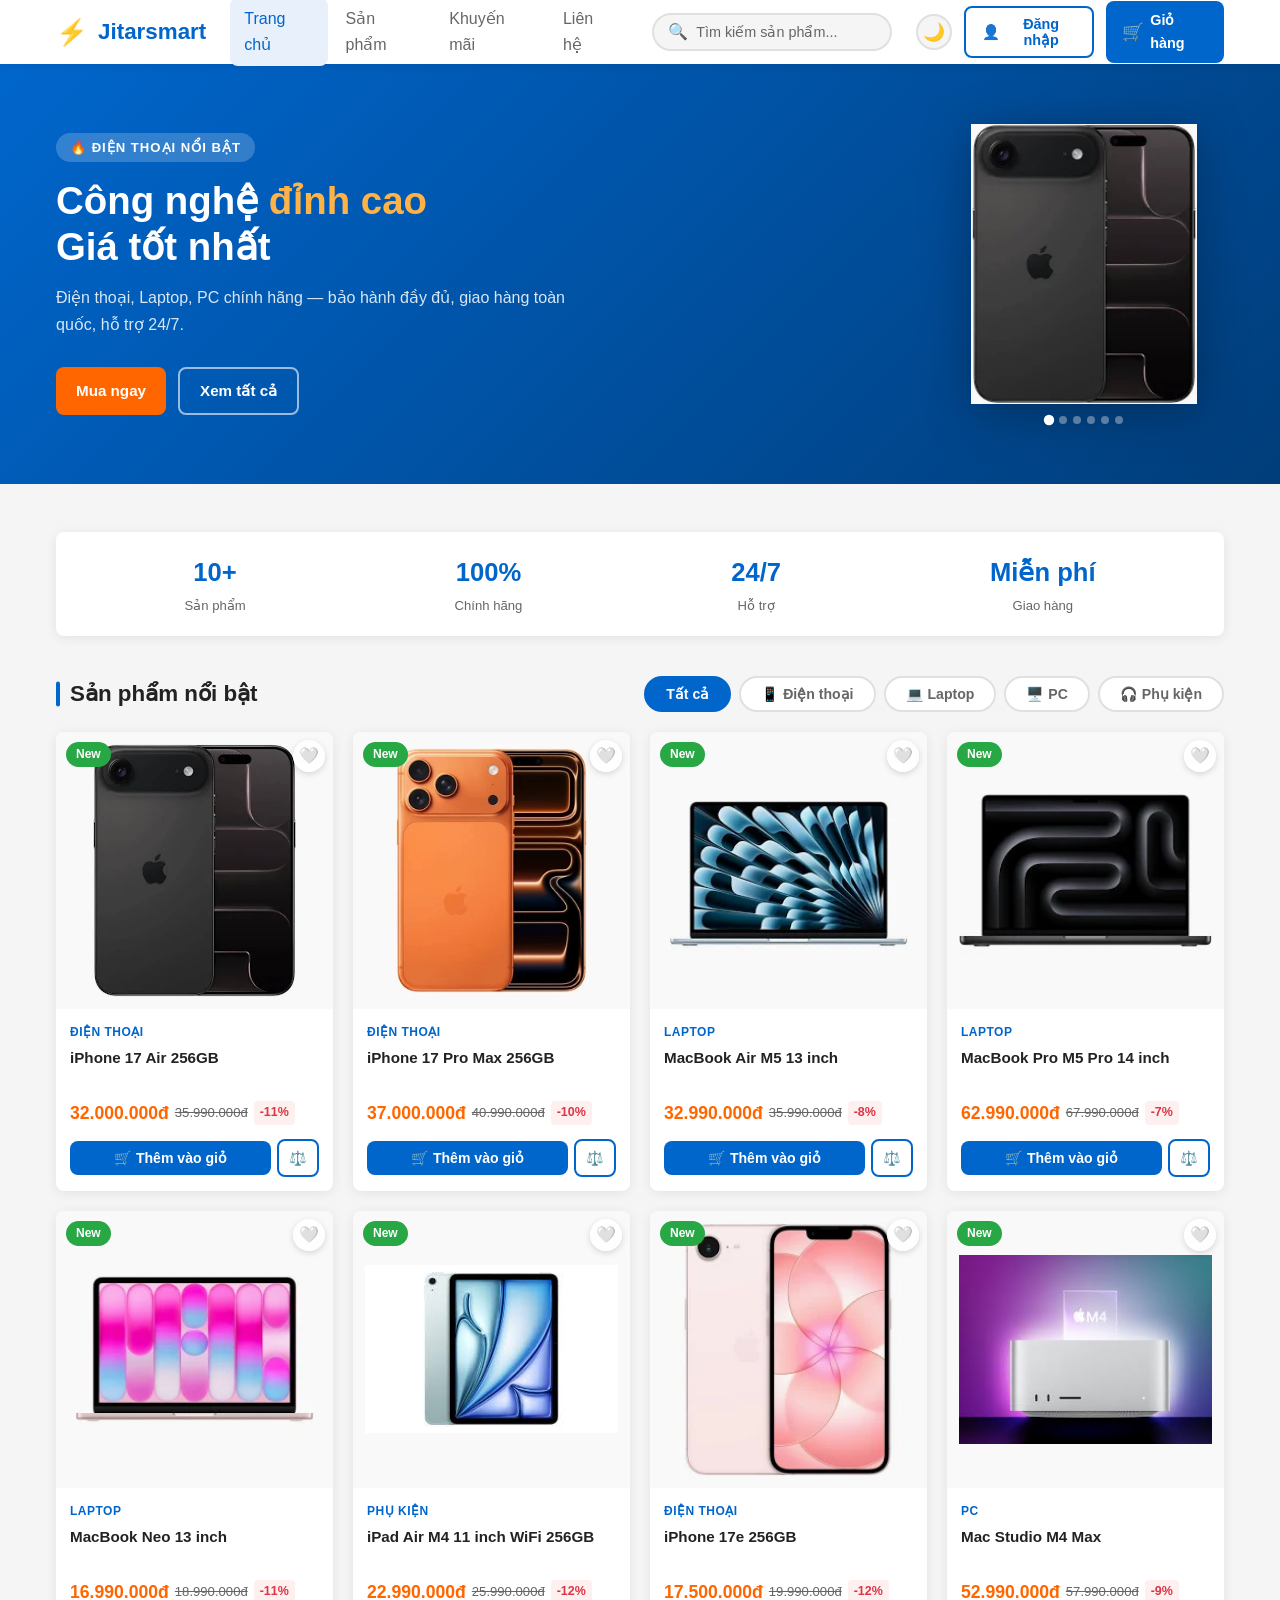
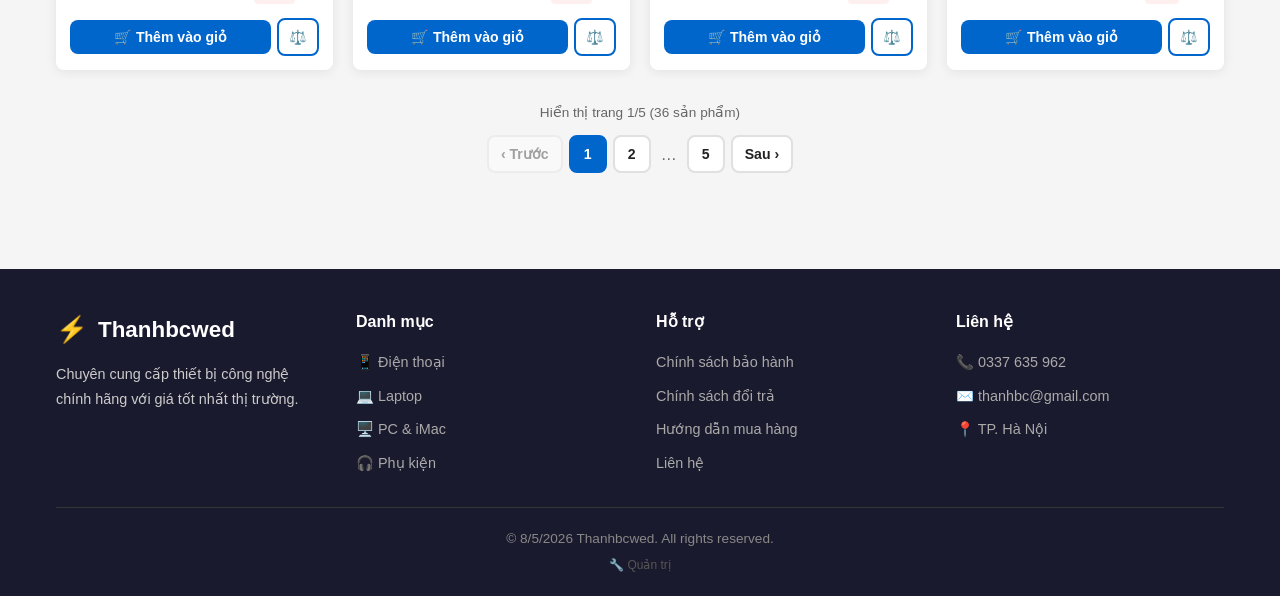
<file: index.html>
<!DOCTYPE html>
<html lang="vi">
<head>
  <meta charset="UTF-8">
  <meta name="viewport" content="width=device-width, initial-scale=1.0">
  <title>Thanhbcwed — Công nghệ chính hãng</title>
  <link rel="icon" href="data:image/svg+xml,<svg xmlns='http://www.w3.org/2000/svg' viewBox='0 0 100 100'><text y='.9em' font-size='90'>⚡</text></svg>">
  <link rel="stylesheet" href="css/style.css">
  <link rel="stylesheet" href="css/home.css">
  <link rel="stylesheet" href="css/auth.css">
</head>
<body>

  <!-- ── HEADER ─────────────────────────────────────────── -->
  <header class="header">
    <div class="container header__inner">
      <a href="index.html" class="logo">
        <span class="logo__icon">⚡</span>
        <span>Jitarsmart
        </span>
      </a>
      <button class="hamburger-btn" id="hamburger-btn" onclick="toggleMobileNav()" aria-label="Menu">
        <span></span><span></span><span></span>
      </button>
      <nav class="nav" id="main-nav">
        <a href="index.html" class="nav__link">Trang chủ</a>
        <a href="#products" class="nav__link">Sản phẩm</a>
        <a href="#" class="nav__link">Khuyến mãi</a>
        <a href="#footer" class="nav__link">Liên hệ</a>
      </nav>
      <!-- Search bar -->
      <div id="search-wrap">
        <div class="search-bar">
          <span class="search-bar__icon">🔍</span>
          <input type="text" id="search-input" placeholder="Tìm kiếm sản phẩm..." autocomplete="off">
          <button class="search-bar__clear" id="search-clear" onclick="document.getElementById('search-input').value=''; document.getElementById('search-dropdown').style.display='none';">✕</button>
        </div>
        <div id="search-dropdown"></div>
      </div>

      <div class="header__actions">
        <button id="dark-mode-btn" class="dark-mode-btn" onclick="toggleDarkMode()" title="Chuyển sang chế độ tối">🌙</button>
        <button id="auth-btn" onclick="openAuthModal('login')">
          <span>👤</span> Đăng nhập
        </button>
        <!-- User menu (khi đã đăng nhập) -->
        <div id="user-menu">
          <button class="user-avatar-btn" onclick="toggleUserDropdown()">
            <div class="user-avatar" id="user-avatar-letter">U</div>
            <span id="user-name">User</span>
            <span>▾</span>
          </button>
          <div id="user-dropdown">
            <div class="dropdown-header">
              <div class="dropdown-header__name" id="dropdown-fullname"></div>
              <div class="dropdown-header__email" id="dropdown-email"></div>
            </div>
            <a href="cart.html" class="dropdown-item">
              <span class="dropdown-item__icon">🛒</span> Giỏ hàng
            </a>
            <a href="cart.html?tab=orders" class="dropdown-item">
              <span class="dropdown-item__icon">📋</span> Lịch sử đơn hàng
            </a>
            <div class="dropdown-divider"></div>
            <button class="dropdown-item dropdown-item--danger" onclick="logout()">
              <span class="dropdown-item__icon">🚪</span> Đăng xuất
            </button>
          </div>
        </div>
        <!-- <a href="cart.html?tab=wishlist" class="wishlist-btn">
          <span>❤️</span>
          <span>Yêu thích</span>
          <span id="wishlist-badge"></span>
        </a> -->
        <a href="cart.html" class="cart-btn">
          <span class="cart-btn__icon">🛒</span>
          <span>Giỏ hàng</span>
          <span id="cart-badge"></span>
        </a>
      </div>
    </div>
  </header>

  <!-- ── BANNER ─────────────────────────────────────────── -->
  <section class="banner">
    <div class="container banner__inner">
      <div class="banner__content">
        <span class="banner__tag">🔥 Ưu đãi hôm nay</span>
        <h1 class="banner__title">
          Công nghệ <span>đỉnh cao</span><br>Giá tốt nhất
        </h1>
        <p class="banner__desc">
          Điện thoại, Laptop, PC chính hãng — bảo hành đầy đủ,
          giao hàng toàn quốc, hỗ trợ 24/7.
        </p>
        <div class="banner__actions">
          <a href="#products" class="btn btn--accent">Mua ngay</a>
          <a href="#products" class="btn btn--outline">Xem tất cả</a>
        </div>
      </div>
      <div class="banner__img-wrap">
        <img id="banner-img"
             src=""
             alt=""
             class="banner__img"
             onerror="this.style.opacity='0'">
        <!-- Dots indicator -->
        <div class="banner__dots" id="banner-dots"></div>
      </div>
    </div>
  </section>

  <!-- ── MAIN ───────────────────────────────────────────── -->
  <main class="container" style="padding-top: 8px; padding-bottom: 48px;">

    <!-- Stats -->
    <div class="stats">
      <div class="stat">
        <div class="stat__num">10+</div>
        <div class="stat__label">Sản phẩm</div>
      </div>
      <div class="stat">
        <div class="stat__num">100%</div>
        <div class="stat__label">Chính hãng</div>
      </div>
      <div class="stat">
        <div class="stat__num">24/7</div>
        <div class="stat__label">Hỗ trợ</div>
      </div>
      <div class="stat">
        <div class="stat__num">Miễn phí</div>
        <div class="stat__label">Giao hàng</div>
      </div>
    </div>

    <!-- Products section -->
    <section class="section" id="products">
      <div class="section__header">
        <h2 class="section__title">Sản phẩm nổi bật</h2>
        <div class="filter">
          <button class="filter__tab filter__tab--active" data-category="all">Tất cả</button>
          <button class="filter__tab" data-category="dienthoai">📱 Điện thoại</button>
          <button class="filter__tab" data-category="laptop">💻 Laptop</button>
          <button class="filter__tab" data-category="pc">🖥️ PC</button>
          <button class="filter__tab" data-category="phukien">🎧 Phụ kiện</button>
        </div>
      </div>
      <div id="product-grid"></div>
      <!-- Phân trang -->
      <div class="pagination" id="pagination"></div>
    </section>

  </main>

  <!-- ── FOOTER ─────────────────────────────────────────── -->
  <footer class="footer" id="footer">
    <div class="container">
      <div class="footer__grid">
        <div class="footer__brand">
          <div class="logo">
            <span class="logo__icon">⚡</span>
            <span>Thanhbcwed</span>
          </div>
          <p>Chuyên cung cấp thiết bị công nghệ chính hãng với giá tốt nhất thị trường.</p>
        </div>
        <div>
          <h4 class="footer__title">Danh mục</h4>
          <ul class="footer__links">
            <li><a href="#">📱 Điện thoại</a></li>
            <li><a href="#">💻 Laptop</a></li>
            <li><a href="#">🖥️ PC & iMac</a></li>
            <li><a href="#">🎧 Phụ kiện</a></li>
          </ul>
        </div>
        <div>
          <h4 class="footer__title">Hỗ trợ</h4>
          <ul class="footer__links">
            <li><a href="#">Chính sách bảo hành</a></li>
            <li><a href="#">Chính sách đổi trả</a></li>
            <li><a href="#">Hướng dẫn mua hàng</a></li>
            <li><a href="#">Liên hệ</a></li>
          </ul>
        </div>
        <div>
          <h4 class="footer__title">Liên hệ</h4>
          <ul class="footer__links">
            <li><a href="#">📞 0337 635 962</a></li>
            <li><a href="#">✉️ thanhbc@gmail.com</a></li>
            <li><a href="#">📍 TP. Hà Nội</a></li>
          </ul>
        </div>
      </div>
      <div class="footer__bottom">
        <p>© 8/5/2026 Thanhbcwed. All rights reserved.</p>
        <a href="admin.html" style="font-size:0.75rem; color:#555; margin-top:6px; display:inline-block;">🔧 Quản trị</a>
      </div>
    </div>
  </footer>

  <!-- ── AUTH MODAL ────────────────────────────────────── -->
  <div id="auth-modal">
    <div class="auth-modal">
      <div class="auth-modal__header">
        <div class="auth-modal__logo">⚡ Jitarsmart</div>
        <div class="auth-modal__subtitle">Đăng nhập để mua sắm dễ dàng hơn</div>
        <button class="auth-modal__close" onclick="closeAuthModal()">✕</button>
      </div>
      <div class="auth-tabs">
        <button class="auth-tab__btn auth-tab__btn--active" data-tab="login" onclick="switchAuthTab('login')">Đăng nhập</button>
        <button class="auth-tab__btn" data-tab="register" onclick="switchAuthTab('register')">Tạo tài khoản</button>
      </div>

      <!-- Panel đăng nhập -->
      <div class="auth-panel auth-panel--active" id="panel-login">
        <form id="login-form">
          <div class="auth-form-group">
            <label for="login-email">Email</label>
            <input class="auth-input" type="email" id="login-email" placeholder="example@email.com" required>
          </div>
          <div class="auth-form-group">
            <label for="login-password">Mật khẩu</label>
            <div class="input-wrap">
              <input class="auth-input" type="password" id="login-password" placeholder="Nhập mật khẩu" required>
              <button type="button" class="toggle-pw" onclick="togglePassword('login-password', this)">👁</button>
            </div>
          </div>
          <span class="auth-error" id="login-error"></span>
          <button type="submit" class="auth-submit">Đăng nhập</button>
        </form>
        <p class="auth-switch">Chưa có tài khoản? <a onclick="switchAuthTab('register')">Đăng ký ngay</a></p>
      </div>

      <!-- Panel đăng ký -->
      <div class="auth-panel" id="panel-register">
        <form id="register-form">
          <div class="auth-form-group">
            <label for="reg-fullname">Họ và tên</label>
            <input class="auth-input" type="text" id="reg-fullname" placeholder="Nguyễn Văn A" required>
          </div>
          <div class="auth-form-group">
            <label for="reg-email">Email</label>
            <input class="auth-input" type="email" id="reg-email" placeholder="example@email.com" required>
          </div>
          <div class="auth-form-group">
            <label for="reg-phone">Số điện thoại</label>
            <input class="auth-input" type="tel" id="reg-phone" placeholder="0909 xxx xxx" required>
          </div>
          <div class="auth-form-group">
            <label for="reg-password">Mật khẩu</label>
            <div class="input-wrap">
              <input class="auth-input" type="password" id="reg-password" placeholder="Ít nhất 6 ký tự" required>
              <button type="button" class="toggle-pw" onclick="togglePassword('reg-password', this)">👁</button>
            </div>
          </div>
          <div class="auth-form-group">
            <label for="reg-password2">Xác nhận mật khẩu</label>
            <div class="input-wrap">
              <input class="auth-input" type="password" id="reg-password2" placeholder="Nhập lại mật khẩu" required>
              <button type="button" class="toggle-pw" onclick="togglePassword('reg-password2', this)">👁</button>
            </div>
          </div>
          <span class="auth-error" id="reg-error"></span>
          <button type="submit" class="auth-submit">Tạo tài khoản</button>
        </form>
        <p class="auth-switch">Đã có tài khoản? <a onclick="switchAuthTab('login')">Đăng nhập</a></p>
      </div>
    </div>
  </div>

  <!-- ── SCRIPTS ────────────────────────────────────────── -->
  <script src="js/data.js"></script>
  <script src="js/main.js"></script>
  <script src="js/auth.js"></script>
  <script src="js/search.js"></script>
  <script src="js/wishlist.js"></script>
  <script src="js/compare.js"></script>
  <script src="js/darkmode.js"></script>
  <script src="js/home.js"></script>

</body>
</html>
</file>
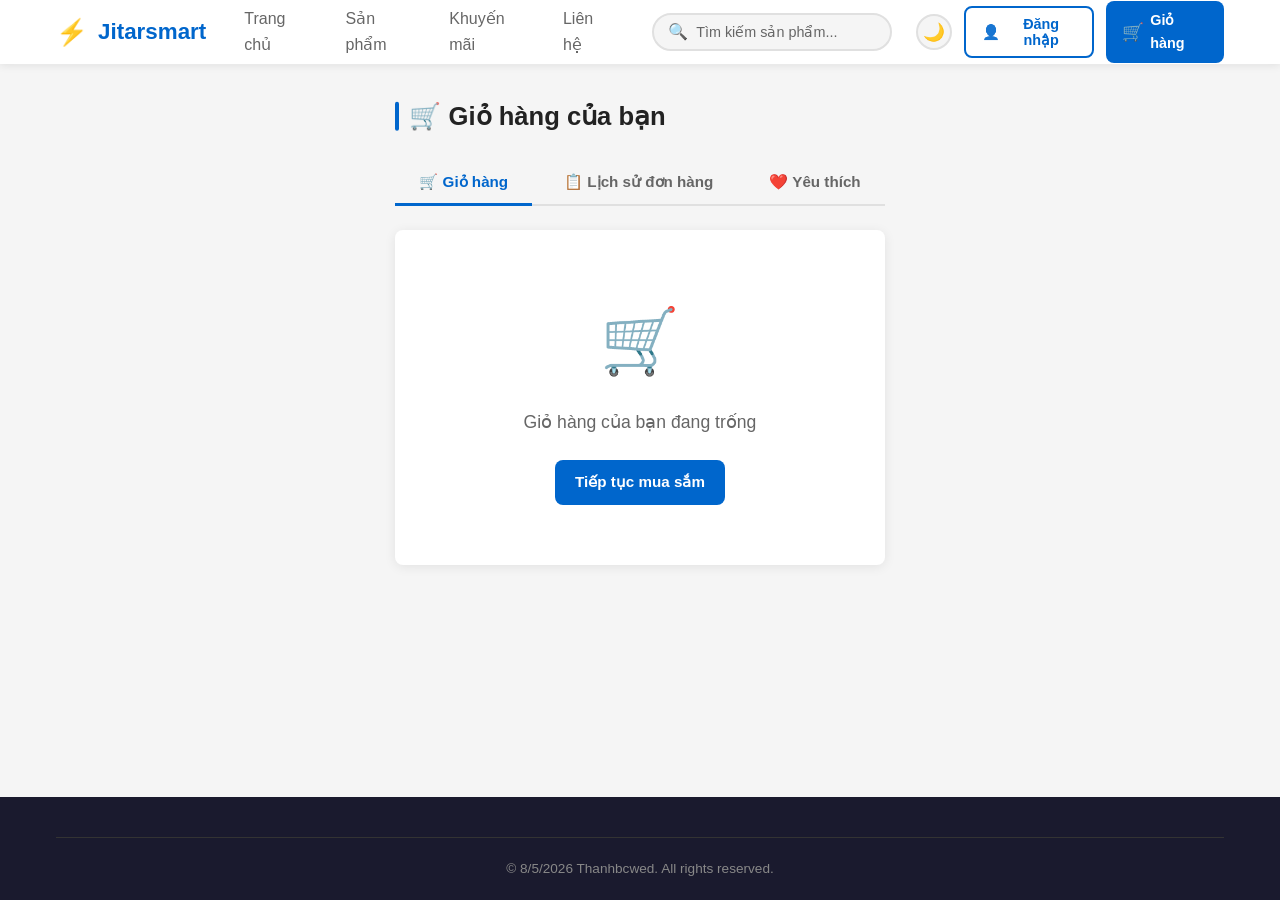
<file: cart.html>
<!DOCTYPE html>
<html lang="vi">
<head>
  <meta charset="UTF-8">
  <meta name="viewport" content="width=device-width, initial-scale=1.0">
  <title>Giỏ hàng — Thanhbcwed</title>
  <link rel="icon" href="data:image/svg+xml,<svg xmlns='http://www.w3.org/2000/svg' viewBox='0 0 100 100'><text y='.9em' font-size='90'>⚡</text></svg>">
  <link rel="stylesheet" href="css/style.css">
  <link rel="stylesheet" href="css/cart.css">
  <link rel="stylesheet" href="css/auth.css">
</head>
<body>

  <!-- ── HEADER ─────────────────────────────────────────── -->
  <header class="header">
    <div class="container header__inner">
      <a href="index.html" class="logo">
        <span class="logo__icon">⚡</span>
        <span>Jitarsmart</span>
      </a>
      <button class="hamburger-btn" id="hamburger-btn" onclick="toggleMobileNav()" aria-label="Menu">
        <span></span><span></span><span></span>
      </button>
      <nav class="nav" id="main-nav">
        <a href="index.html" class="nav__link">Trang chủ</a>
        <a href="index.html#products" class="nav__link">Sản phẩm</a>
        <a href="#" class="nav__link">Khuyến mãi</a>
        <a href="index.html#footer" class="nav__link">Liên hệ</a>
      </nav>
      <!-- Search bar -->
      <div id="search-wrap">
        <div class="search-bar">
          <span class="search-bar__icon">🔍</span>
          <input type="text" id="search-input" placeholder="Tìm kiếm sản phẩm..." autocomplete="off">
          <button class="search-bar__clear" id="search-clear" onclick="document.getElementById('search-input').value=''; document.getElementById('search-dropdown').style.display='none';">✕</button>
        </div>
        <div id="search-dropdown"></div>
      </div>

      <div class="header__actions">
        <button id="dark-mode-btn" class="dark-mode-btn" onclick="toggleDarkMode()" title="Chuyển sang chế độ tối">🌙</button>
        <button id="auth-btn" onclick="openAuthModal('login')">
          <span>👤</span> Đăng nhập
        </button>
        <div id="user-menu">
          <button class="user-avatar-btn" onclick="toggleUserDropdown()">
            <div class="user-avatar" id="user-avatar-letter">U</div>
            <span id="user-name">User</span>
            <span>▾</span>
          </button>
          <div id="user-dropdown">
            <div class="dropdown-header">
              <div class="dropdown-header__name" id="dropdown-fullname"></div>
              <div class="dropdown-header__email" id="dropdown-email"></div>
            </div>
            <a href="cart.html" class="dropdown-item">
              <span class="dropdown-item__icon">🛒</span> Giỏ hàng
            </a>
            <a href="cart.html?tab=orders" class="dropdown-item">
              <span class="dropdown-item__icon">📋</span> Lịch sử đơn hàng
            </a>
            <div class="dropdown-divider"></div>
            <button class="dropdown-item dropdown-item--danger" onclick="logout()">
              <span class="dropdown-item__icon">🚪</span> Đăng xuất
            </button>
          </div>
        </div>
        <!-- <a href="cart.html?tab=wishlist" class="wishlist-btn">
          <span>❤️</span>
          <span>Yêu thích</span>
          <span id="wishlist-badge"></span>
        </a> -->
        <a href="cart.html" class="cart-btn">
          <span class="cart-btn__icon">🛒</span>
          <span>Giỏ hàng</span>
          <span id="cart-badge"></span>
        </a>
      </div>
    </div>
  </header>

  <!-- ── MAIN ───────────────────────────────────────────── -->
  <main class="container cart-page">
    <h1 class="cart-page__title">🛒 Giỏ hàng của bạn</h1>

    <!-- Tabs: Giỏ hàng / Lịch sử đơn hàng / Yêu thích -->
    <div class="cart-tabs">
      <button class="cart-tab__btn cart-tab__btn--active" data-tab="cart" onclick="switchCartTab('cart')">
        🛒 Giỏ hàng
      </button>
      <button class="cart-tab__btn" data-tab="orders" onclick="switchCartTab('orders')">
        📋 Lịch sử đơn hàng
      </button>
      <button class="cart-tab__btn" data-tab="wishlist" onclick="switchCartTab('wishlist')">
        ❤️ Yêu thích
      </button>
    </div>

    <!-- ── TAB GIỎ HÀNG ─────────────────────────────────── -->
    <div id="tab-cart">
      <!-- Empty state -->
      <div id="cart-empty">
        <div class="cart-empty__icon">🛒</div>
        <p class="cart-empty__text">Giỏ hàng của bạn đang trống</p>
        <a href="index.html" class="btn btn--primary">Tiếp tục mua sắm</a>
      </div>

      <!-- Cart content -->
      <div id="cart-content">
        <!-- Items -->
        <div class="cart-items-wrap">
          <div class="cart-items-header">
            <span></span>
            <span>Sản phẩm</span>
            <span style="text-align:center">Số lượng</span>
            <span style="text-align:right">Thành tiền</span>
            <span></span>
          </div>
          <div id="cart-items"></div>
        </div>

        <!-- Summary -->
        <div class="cart-summary">
          <h3 class="cart-summary__title">Tóm tắt đơn hàng</h3>

          <!-- Voucher input -->
          <div class="voucher-wrap">
            <label class="voucher-label">🎟️ Mã giảm giá</label>
            <div class="voucher-input-row">
              <input type="text" id="voucher-input" class="voucher-input" placeholder="Nhập mã voucher..." autocomplete="off">
              <button class="btn btn--primary voucher-apply-btn" onclick="applyVoucher()">Áp dụng</button>
            </div>
            <div id="voucher-msg" class="voucher-msg"></div>
          </div>

          <div class="summary-row">
            <span class="summary-row__label">Số lượng</span>
            <span class="summary-row__val" id="summary-count">0 sản phẩm</span>
          </div>
          <div class="summary-row">
            <span class="summary-row__label">Tạm tính</span>
            <span class="summary-row__val" id="summary-subtotal">0đ</span>
          </div>
          <div class="summary-row" id="summary-discount-row" style="display:none;">
            <span class="summary-row__label" style="color:var(--success)">🎟️ Giảm giá</span>
            <span class="summary-row__val" id="summary-discount" style="color:var(--success)">-0đ</span>
          </div>
          <div class="summary-row">
            <span class="summary-row__label">Phí vận chuyển</span>
            <span class="summary-row__val" id="summary-shipping" style="color:var(--success)">Miễn phí</span>
          </div>
          <div class="summary-row summary-row--total">
            <span class="summary-row__label">Tổng cộng</span>
            <span class="summary-row__val" id="summary-total">0đ</span>
          </div>
          <button class="btn btn--accent" onclick="checkout()">⚡ Đặt hàng ngay</button>
          <p class="cart-summary__note">🔒 Thanh toán an toàn & bảo mật</p>
          <a href="index.html" style="display:block; text-align:center; margin-top:10px; font-size:0.85rem; color:var(--primary);">
            ← Tiếp tục mua sắm
          </a>
        </div>
      </div>
    </div>

    <!-- ── TAB LỊCH SỬ ĐƠN HÀNG ────────────────────────── -->
    <div id="tab-orders" style="display:none;">
      <div id="orders-login-required" style="display:none; text-align:center; padding:60px 20px; background:var(--white); border-radius:var(--radius); box-shadow:var(--shadow);">
        <div style="font-size:3rem; margin-bottom:12px;">🔒</div>
        <p style="color:var(--text-muted); margin-bottom:20px;">Vui lòng đăng nhập để xem lịch sử đơn hàng</p>
        <button class="btn btn--primary" onclick="openAuthModal('login')">Đăng nhập ngay</button>
      </div>
      <div id="orders-empty" style="display:none; text-align:center; padding:60px 20px; background:var(--white); border-radius:var(--radius); box-shadow:var(--shadow);">
        <div style="font-size:3rem; margin-bottom:12px;">📋</div>
        <p style="color:var(--text-muted); margin-bottom:20px;">Bạn chưa có đơn hàng nào</p>
        <a href="index.html" class="btn btn--primary">Mua sắm ngay</a>
      </div>
      <div id="orders-list"></div>
    </div>

    <!-- ── TAB YÊU THÍCH ────────────────────────────────── -->
    <div id="tab-wishlist" style="display:none;">
      <div id="wishlist-empty" style="display:none; text-align:center; padding:60px 20px; background:var(--white); border-radius:var(--radius); box-shadow:var(--shadow);">
        <div style="font-size:3rem; margin-bottom:12px;">❤️</div>
        <p style="color:var(--text-muted); margin-bottom:20px;">Bạn chưa có sản phẩm yêu thích nào</p>
        <a href="index.html" class="btn btn--primary">Khám phá sản phẩm</a>
      </div>
      <div id="wishlist-items"></div>
    </div>

    <!-- Order success -->
    <div id="order-success">
      <div class="success__icon">🎉</div>
      <h2 class="success__title">Đặt hàng thành công!</h2>
      <p class="success__desc">Cảm ơn bạn đã mua hàng tại Thanhbcwed.<br>Chúng tôi sẽ liên hệ xác nhận đơn hàng sớm nhất.</p>
      <div class="success__info">
        <div class="success__info-row">
          <span>Mã đơn hàng:</span>
          <strong id="success-order-id">—</strong>
        </div>
        <div class="success__info-row">
          <span>Tổng tiền:</span>
          <strong id="success-total" style="color:var(--accent)">—</strong>
        </div>
        <div class="success__info-row">
          <span>Trạng thái:</span>
          <strong style="color:var(--success)">Chờ xác nhận</strong>
        </div>
      </div>
      <div style="display:flex; gap:12px; justify-content:center; flex-wrap:wrap;">
        <a href="index.html" class="btn btn--primary">Tiếp tục mua sắm</a>
        <button class="btn btn--outline" onclick="switchCartTab('orders')">Xem lịch sử đơn hàng</button>
      </div>
    </div>
  </main>

  <!-- ── ORDER MODAL ────────────────────────────────────── -->
  <div id="order-modal">
    <div class="modal">
      <div class="modal__header">
        <h3 class="modal__title">📦 Thông tin đặt hàng</h3>
        <button class="modal__close" onclick="closeModal()">✕</button>
      </div>
      <form onsubmit="submitOrder(event)">
        <div class="form-group">
          <label for="order-name">Họ và tên *</label>
          <input type="text" id="order-name" placeholder="Nguyễn Văn A" required>
        </div>
        <div class="form-group">
          <label for="order-phone">Số điện thoại *</label>
          <input type="tel" id="order-phone" placeholder="0909 xxx xxx" required>
        </div>
        <div class="form-group">
          <label for="order-address">Địa chỉ giao hàng *</label>
          <textarea id="order-address" placeholder="Số nhà, đường, phường/xã, quận/huyện, tỉnh/thành phố" required></textarea>
        </div>
        <div class="form-group">
          <label for="order-note">Ghi chú (tùy chọn)</label>
          <textarea id="order-note" placeholder="Ghi chú thêm cho đơn hàng..."></textarea>
        </div>

        <!-- Phương thức thanh toán -->
        <div class="form-group">
          <label>Phương thức thanh toán *</label>
          <div class="payment-methods">
            <label class="payment-option">
              <input type="radio" name="payment" value="COD" checked onchange="onPaymentChange('COD')">
              <span class="payment-option__label">💵 COD — Thanh toán khi nhận hàng</span>
            </label>
            <label class="payment-option">
              <input type="radio" name="payment" value="BankTransfer" onchange="onPaymentChange('BankTransfer')">
              <span class="payment-option__label">🏦 Chuyển khoản ngân hàng</span>
            </label>
            <label class="payment-option">
              <input type="radio" name="payment" value="MoMo" onchange="onPaymentChange('MoMo')">
              <span class="payment-option__label">💜 MoMo</span>
            </label>
            <label class="payment-option">
              <input type="radio" name="payment" value="ZaloPay" onchange="onPaymentChange('ZaloPay')">
              <span class="payment-option__label">💙 ZaloPay</span>
            </label>
          </div>
          <input type="hidden" id="payment-method" value="COD">
        </div>

        <!-- Thông tin chuyển khoản (hiện khi chọn Bank Transfer) -->
        <div id="bank-info" style="display:none;" class="bank-info">
          <p class="bank-info__title">📋 Thông tin chuyển khoản:</p>
          <p>Ngân hàng: <strong>PVcombank</strong></p>
          <p>Số tài khoản: <strong>28386688868888</strong></p>
          <p>Chủ tài khoản: <strong>BUI CONG THANH</strong></p>
          <p>Nội dung: <strong>Thanh toan don hang [Mã đơn]</strong></p>
        </div>

        <button type="submit" class="btn btn--accent" style="width:100%; padding:13px; font-size:1rem;">
          ✅ Xác nhận đặt hàng
        </button>
      </form>
    </div>
  </div>

  <!-- ── FOOTER ─────────────────────────────────────────── -->
  <footer class="footer">
    <div class="container">
      <div class="footer__bottom">
        <p>© 8/5/2026 Thanhbcwed. All rights reserved.</p>
      </div>
    </div>
  </footer>

  <!-- ── AUTH MODAL ────────────────────────────────────── -->
  <div id="auth-modal">
    <div class="auth-modal">
      <div class="auth-modal__header">
        <div class="auth-modal__logo">⚡ Thanhbcwed</div>
        <div class="auth-modal__subtitle">Đăng nhập để đặt hàng</div>
        <button class="auth-modal__close" onclick="closeAuthModal()">✕</button>
      </div>
      <div class="auth-tabs">
        <button class="auth-tab__btn auth-tab__btn--active" data-tab="login" onclick="switchAuthTab('login')">Đăng nhập</button>
        <button class="auth-tab__btn" data-tab="register" onclick="switchAuthTab('register')">Tạo tài khoản</button>
      </div>
      <div class="auth-panel auth-panel--active" id="panel-login">
        <form id="login-form">
          <div class="auth-form-group">
            <label for="login-email">Email</label>
            <input class="auth-input" type="email" id="login-email" placeholder="example@email.com" required>
          </div>
          <div class="auth-form-group">
            <label for="login-password">Mật khẩu</label>
            <div class="input-wrap">
              <input class="auth-input" type="password" id="login-password" placeholder="Nhập mật khẩu" required>
              <button type="button" class="toggle-pw" onclick="togglePassword('login-password', this)">👁</button>
            </div>
          </div>
          <span class="auth-error" id="login-error"></span>
          <button type="submit" class="auth-submit">Đăng nhập</button>
        </form>
        <p class="auth-switch">Chưa có tài khoản? <a onclick="switchAuthTab('register')">Đăng ký ngay</a></p>
      </div>
      <div class="auth-panel" id="panel-register">
        <form id="register-form">
          <div class="auth-form-group">
            <label for="reg-fullname">Họ và tên</label>
            <input class="auth-input" type="text" id="reg-fullname" placeholder="Nguyễn Văn A" required>
          </div>
          <div class="auth-form-group">
            <label for="reg-email">Email</label>
            <input class="auth-input" type="email" id="reg-email" placeholder="example@email.com" required>
          </div>
          <div class="auth-form-group">
            <label for="reg-phone">Số điện thoại</label>
            <input class="auth-input" type="tel" id="reg-phone" placeholder="0909 xxx xxx" required>
          </div>
          <div class="auth-form-group">
            <label for="reg-password">Mật khẩu</label>
            <div class="input-wrap">
              <input class="auth-input" type="password" id="reg-password" placeholder="Ít nhất 6 ký tự" required>
              <button type="button" class="toggle-pw" onclick="togglePassword('reg-password', this)">👁</button>
            </div>
          </div>
          <div class="auth-form-group">
            <label for="reg-password2">Xác nhận mật khẩu</label>
            <div class="input-wrap">
              <input class="auth-input" type="password" id="reg-password2" placeholder="Nhập lại mật khẩu" required>
              <button type="button" class="toggle-pw" onclick="togglePassword('reg-password2', this)">👁</button>
            </div>
          </div>
          <span class="auth-error" id="reg-error"></span>
          <button type="submit" class="auth-submit">Tạo tài khoản</button>
        </form>
        <p class="auth-switch">Đã có tài khoản? <a onclick="switchAuthTab('login')">Đăng nhập</a></p>
      </div>
    </div>
  </div>

  <!-- ── SCRIPTS ────────────────────────────────────────── -->
  <script src="js/data.js"></script>
  <script src="js/main.js"></script>
  <script src="js/auth.js"></script>
  <script src="js/search.js"></script>
  <script src="js/wishlist.js"></script>
  <script src="js/compare.js"></script>
  <script src="js/darkmode.js"></script>
  <script src="js/cart.js"></script>

</body>
</html>
</file>
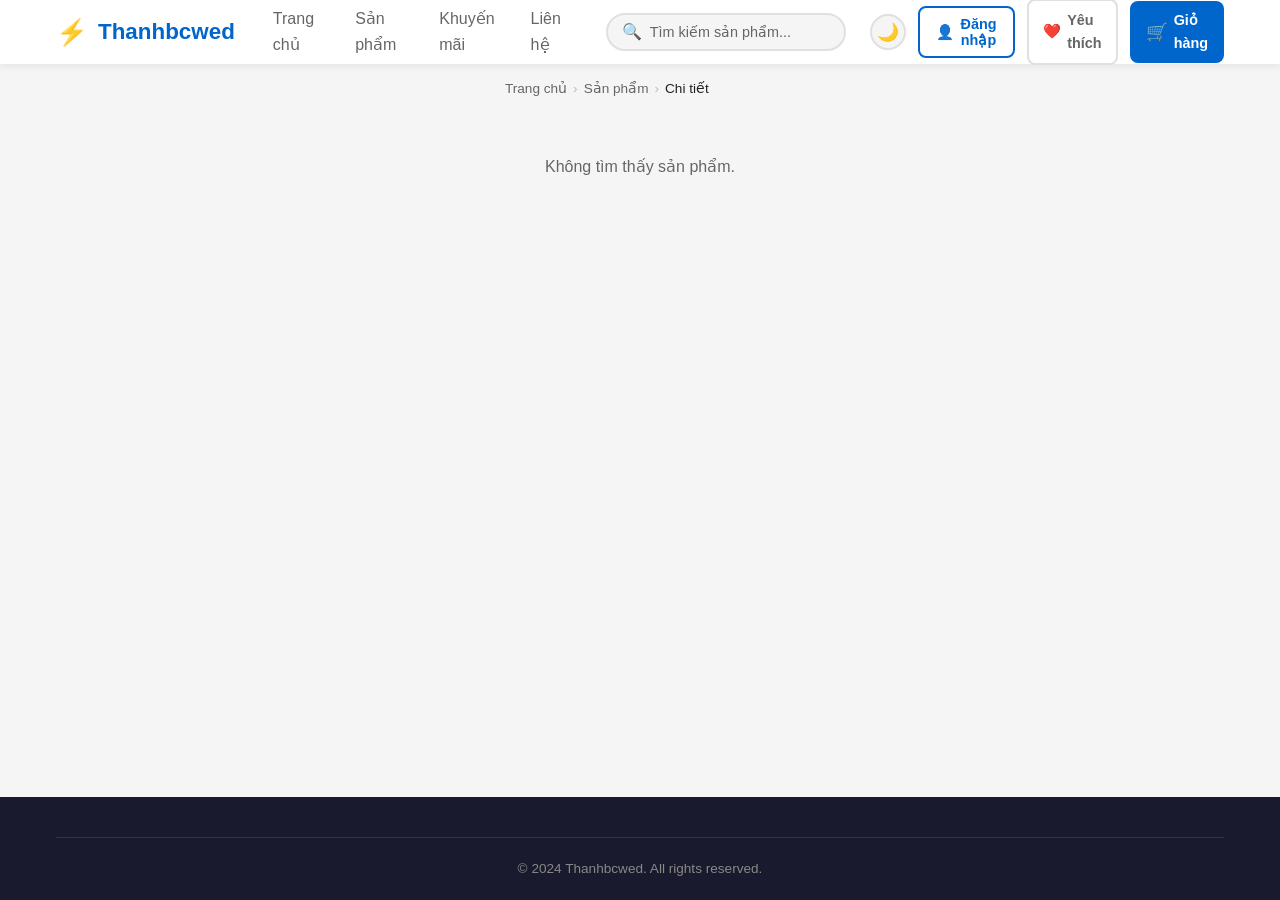
<file: product.html>
<!DOCTYPE html>
<html lang="vi">
<head>
  <meta charset="UTF-8">
  <meta name="viewport" content="width=device-width, initial-scale=1.0">
  <title>Chi tiết sản phẩm — Thanhbcwed</title>
  <link rel="icon" href="data:image/svg+xml,<svg xmlns='http://www.w3.org/2000/svg' viewBox='0 0 100 100'><text y='.9em' font-size='90'>⚡</text></svg>">
  <link rel="stylesheet" href="css/style.css">
  <link rel="stylesheet" href="css/product.css">
  <link rel="stylesheet" href="css/auth.css">
</head>
<body>

  <!-- ── HEADER ─────────────────────────────────────────── -->
  <header class="header">
    <div class="container header__inner">
      <a href="index.html" class="logo">
        <span class="logo__icon">⚡</span>
        <span>Thanhbcwed</span>
      </a>
      <button class="hamburger-btn" id="hamburger-btn" onclick="toggleMobileNav()" aria-label="Menu">
        <span></span><span></span><span></span>
      </button>
      <nav class="nav" id="main-nav">
        <a href="index.html" class="nav__link">Trang chủ</a>
        <a href="index.html#products" class="nav__link">Sản phẩm</a>
        <a href="#" class="nav__link">Khuyến mãi</a>
        <a href="index.html#footer" class="nav__link">Liên hệ</a>
      </nav>
      <!-- Search bar -->
      <div id="search-wrap">
        <div class="search-bar">
          <span class="search-bar__icon">🔍</span>
          <input type="text" id="search-input" placeholder="Tìm kiếm sản phẩm..." autocomplete="off">
          <button class="search-bar__clear" id="search-clear" onclick="document.getElementById('search-input').value=''; document.getElementById('search-dropdown').style.display='none';">✕</button>
        </div>
        <div id="search-dropdown"></div>
      </div>

      <div class="header__actions">
        <button id="dark-mode-btn" class="dark-mode-btn" onclick="toggleDarkMode()" title="Chuyển sang chế độ tối">🌙</button>
        <button id="auth-btn" onclick="openAuthModal('login')">
          <span>👤</span> Đăng nhập
        </button>
        <div id="user-menu">
          <button class="user-avatar-btn" onclick="toggleUserDropdown()">
            <div class="user-avatar" id="user-avatar-letter">U</div>
            <span id="user-name">User</span>
            <span>▾</span>
          </button>
          <div id="user-dropdown">
            <div class="dropdown-header">
              <div class="dropdown-header__name" id="dropdown-fullname"></div>
              <div class="dropdown-header__email" id="dropdown-email"></div>
            </div>
            <a href="cart.html" class="dropdown-item">
              <span class="dropdown-item__icon">🛒</span> Giỏ hàng
            </a>
            <a href="cart.html?tab=orders" class="dropdown-item">
              <span class="dropdown-item__icon">📋</span> Lịch sử đơn hàng
            </a>
            <div class="dropdown-divider"></div>
            <button class="dropdown-item dropdown-item--danger" onclick="logout()">
              <span class="dropdown-item__icon">🚪</span> Đăng xuất
            </button>
          </div>
        </div>
        <a href="cart.html?tab=wishlist" class="wishlist-btn">
          <span>❤️</span>
          <span>Yêu thích</span>
          <span id="wishlist-badge"></span>
        </a>
        <a href="cart.html" class="cart-btn">
          <span class="cart-btn__icon">🛒</span>
          <span>Giỏ hàng</span>
          <span id="cart-badge"></span>
        </a>
      </div>
    </div>
  </header>

  <!-- ── MAIN ───────────────────────────────────────────── -->
  <main class="container" style="padding-bottom: 48px;">

    <!-- Breadcrumb -->
    <nav class="breadcrumb">
      <a href="index.html">Trang chủ</a>
      <span class="breadcrumb__sep">›</span>
      <a href="index.html#products" id="breadcrumb-category">Sản phẩm</a>
      <span class="breadcrumb__sep">›</span>
      <span class="breadcrumb__current" id="breadcrumb-name">Chi tiết</span>
    </nav>

    <!-- Product detail -->
    <div id="product-detail">
      <div class="product-detail">

        <!-- Gallery -->
        <div class="gallery">
          <div class="gallery__main">
            <img id="main-img" src="" alt="">
          </div>
          <div class="gallery__thumbs" id="thumbnails"></div>
        </div>

        <!-- Info -->
        <div class="product-info">
          <h1 class="product-info__name" id="product-name"></h1>
          <div class="product-rating-display" id="product-rating-display"></div>

          <div class="product-info__price-wrap">
            <span class="product-info__price" id="product-price"></span>
            <span class="product-info__original" id="product-original-price"></span>
            <span class="product-info__discount" id="product-discount"></span>
          </div>
          <p class="product-info__saving" id="product-saving"></p>

          <p class="stock" id="product-stock"></p>

          <!-- Variants (màu sắc, dung lượng...) -->
          <div id="variant-wrap" style="display:none;"></div>

          <!-- Quantity -->
          <div class="qty-wrap">
            <label>Số lượng:</label>
            <div class="qty-control">
              <button class="qty-control__btn" onclick="changeQty(-1)">−</button>
              <input type="number" id="qty-input" value="1" min="1" max="99">
              <button class="qty-control__btn" onclick="changeQty(1)">+</button>
            </div>
          </div>

          Actions
          <div class="product-info__actions">
            <button class="btn btn--primary" id="btn-add-cart">🛒 Thêm vào giỏ</button>
            <button class="btn btn--outline product-heart-btn" id="btn-wishlist">🤍 Yêu thích</button>
            <!-- <button class="btn btn--outline product-compare-btn" id="btn-compare" onclick="toggleCompare(0)" title="So sánh">⚖️ So sánh</button> -->
          </div>

          <!-- Highlights -->
          <div style="background:#f0f7ff; border-radius:8px; padding:14px 18px; font-size:0.88rem; line-height:2;">
            ✅ Hàng chính hãng, bảo hành đầy đủ<br>
            🚚 Miễn phí giao hàng toàn quốc<br>
            🔄 Đổi trả trong 7 ngày<br>
            💳 Hỗ trợ trả góp 0%
          </div>
        </div>
      </div>

      <!-- Tabs -->
      <div class="tabs-section">
        <div class="tab__nav">
          <button class="tab__btn tab__btn--active" data-tab="tab-desc">Mô tả</button>
          <button class="tab__btn" data-tab="tab-specs">Thông số kỹ thuật</button>
          <button class="tab__btn" data-tab="tab-review">Đánh giá</button>
        </div>

        <div class="tab__panel tab__panel--active" id="tab-desc">
          <p id="product-description"></p>
        </div>

        <div class="tab__panel" id="tab-specs">
          <table class="spec-table" id="spec-table"></table>
        </div>

        <div class="tab__panel" id="tab-review">
          <!-- Reviews rendered by reviews.js -->
        </div>
      </div>

      <!-- Related -->
      <div class="related">
        <h2 class="related__title">Sản phẩm liên quan</h2>
        <div id="related-grid"></div>
      </div>
    </div>

  </main>

  <!-- ── FOOTER ─────────────────────────────────────────── -->
  <footer class="footer">
    <div class="container">
      <div class="footer__bottom">
        <p>© 2024 Thanhbcwed. All rights reserved.</p>
      </div>
    </div>
  </footer>

  <!-- ── AUTH MODAL ────────────────────────────────────── -->
  <div id="auth-modal">
    <div class="auth-modal">
      <div class="auth-modal__header">
        <div class="auth-modal__logo">⚡ Thanhbcwed</div>
        <div class="auth-modal__subtitle">Đăng nhập để mua sắm dễ dàng hơn</div>
        <button class="auth-modal__close" onclick="closeAuthModal()">✕</button>
      </div>
      <div class="auth-tabs">
        <button class="auth-tab__btn auth-tab__btn--active" data-tab="login" onclick="switchAuthTab('login')">Đăng nhập</button>
        <button class="auth-tab__btn" data-tab="register" onclick="switchAuthTab('register')">Tạo tài khoản</button>
      </div>
      <div class="auth-panel auth-panel--active" id="panel-login">
        <form id="login-form">
          <div class="auth-form-group">
            <label for="login-email">Email</label>
            <input class="auth-input" type="email" id="login-email" placeholder="example@email.com" required>
          </div>
          <div class="auth-form-group">
            <label for="login-password">Mật khẩu</label>
            <div class="input-wrap">
              <input class="auth-input" type="password" id="login-password" placeholder="Nhập mật khẩu" required>
              <button type="button" class="toggle-pw" onclick="togglePassword('login-password', this)">👁</button>
            </div>
          </div>
          <span class="auth-error" id="login-error"></span>
          <button type="submit" class="auth-submit">Đăng nhập</button>
        </form>
        <p class="auth-switch">Chưa có tài khoản? <a onclick="switchAuthTab('register')">Đăng ký ngay</a></p>
      </div>
      <div class="auth-panel" id="panel-register">
        <form id="register-form">
          <div class="auth-form-group">
            <label for="reg-fullname">Họ và tên</label>
            <input class="auth-input" type="text" id="reg-fullname" placeholder="Nguyễn Văn A" required>
          </div>
          <div class="auth-form-group">
            <label for="reg-email">Email</label>
            <input class="auth-input" type="email" id="reg-email" placeholder="example@email.com" required>
          </div>
          <div class="auth-form-group">
            <label for="reg-phone">Số điện thoại</label>
            <input class="auth-input" type="tel" id="reg-phone" placeholder="0909 xxx xxx" required>
          </div>
          <div class="auth-form-group">
            <label for="reg-password">Mật khẩu</label>
            <div class="input-wrap">
              <input class="auth-input" type="password" id="reg-password" placeholder="Ít nhất 6 ký tự" required>
              <button type="button" class="toggle-pw" onclick="togglePassword('reg-password', this)">👁</button>
            </div>
          </div>
          <div class="auth-form-group">
            <label for="reg-password2">Xác nhận mật khẩu</label>
            <div class="input-wrap">
              <input class="auth-input" type="password" id="reg-password2" placeholder="Nhập lại mật khẩu" required>
              <button type="button" class="toggle-pw" onclick="togglePassword('reg-password2', this)">👁</button>
            </div>
          </div>
          <span class="auth-error" id="reg-error"></span>
          <button type="submit" class="auth-submit">Tạo tài khoản</button>
        </form>
        <p class="auth-switch">Đã có tài khoản? <a onclick="switchAuthTab('login')">Đăng nhập</a></p>
      </div>
    </div>
  </div>

  <!-- ── SCRIPTS ────────────────────────────────────────── -->
  <script src="js/data.js"></script>
  <script src="js/main.js"></script>
  <script src="js/auth.js"></script>
  <script src="js/search.js"></script>
  <script src="js/wishlist.js"></script>
  <script src="js/reviews.js"></script>
  <script src="js/compare.js"></script>
  <script src="js/darkmode.js"></script>
  <script src="js/product.js"></script>

</body>
</html>
</file>
<file: css/style.css>
/* ============================================================
   style.css — CSS chung toàn site
   ============================================================ */

/* ── Reset & Base ─────────────────────────────────────────── */
*, *::before, *::after { box-sizing: border-box; margin: 0; padding: 0; }

:root {
  --primary:      #0066CC;
  --primary-dark: #0052a3;
  --accent:       #FF6600;
  --accent-dark:  #e05a00;
  --bg:           #F5F5F5;
  --white:        #ffffff;
  --text:         #222222;
  --text-muted:   #666666;
  --border:       #e0e0e0;
  --success:      #28a745;
  --danger:       #dc3545;
  --radius:       8px;
  --shadow:       0 2px 12px rgba(0,0,0,0.08);
  --shadow-hover: 0 6px 24px rgba(0,0,0,0.14);
  --transition:   0.2s ease;
}

html { scroll-behavior: smooth; }

body {
  font-family: 'Segoe UI', Tahoma, Geneva, Verdana, sans-serif;
  background: var(--bg);
  color: var(--text);
  line-height: 1.6;
  min-height: 100vh;
  display: flex;
  flex-direction: column;
}

a { text-decoration: none; color: inherit; }
img { max-width: 100%; display: block; }
button { cursor: pointer; border: none; outline: none; font-family: inherit; }
input, textarea, select { font-family: inherit; outline: none; }

/* ── Container ───────────────────────────────────────────── */
.container {
  max-width: 1200px;
  margin: 0 auto;
  padding: 0 16px;
}

/* ── Buttons ─────────────────────────────────────────────── */
.btn {
  display: inline-flex;
  align-items: center;
  justify-content: center;
  gap: 6px;
  padding: 10px 20px;
  border-radius: var(--radius);
  font-size: 0.95rem;
  font-weight: 600;
  transition: background var(--transition), transform var(--transition);
}
.btn:active { transform: scale(0.97); }

.btn--primary {
  background: var(--primary);
  color: var(--white);
}
.btn--primary:hover { background: var(--primary-dark); }
.btn--primary:disabled {
  background: #aaa;
  cursor: not-allowed;
  transform: none;
}

.btn--accent {
  background: var(--accent);
  color: var(--white);
}
.btn--accent:hover { background: var(--accent-dark); }

.btn--outline {
  background: transparent;
  color: var(--primary);
  border: 2px solid var(--primary);
}
.btn--outline:hover { background: var(--primary); color: var(--white); }

/* ── Header ──────────────────────────────────────────────── */
.header {
  background: var(--white);
  box-shadow: 0 2px 8px rgba(0,0,0,0.08);
  position: sticky;
  top: 0;
  z-index: 100;
}

.header__inner {
  display: flex;
  align-items: center;
  justify-content: space-between;
  height: 64px;
  gap: 24px;
}

.logo {
  display: flex;
  align-items: center;
  gap: 10px;
  font-size: 1.4rem;
  font-weight: 800;
  color: var(--primary);
  white-space: nowrap;
}
.logo__icon { font-size: 1.6rem; }

.nav { display: flex; gap: 4px; }
.nav__link {
  padding: 8px 14px;
  border-radius: var(--radius);
  font-weight: 500;
  color: var(--text-muted);
  transition: color var(--transition), background var(--transition);
}
.nav__link:hover,
.nav__link--active {
  color: var(--primary);
  background: #e8f0fb;
}

.header__actions { display: flex; align-items: center; gap: 12px; }

.cart-btn {
  position: relative;
  display: flex;
  align-items: center;
  gap: 6px;
  padding: 8px 16px;
  background: var(--primary);
  color: var(--white);
  border-radius: var(--radius);
  font-weight: 600;
  font-size: 0.9rem;
  transition: background var(--transition);
}
.cart-btn:hover { background: var(--primary-dark); }
.cart-btn__icon { font-size: 1.1rem; }

#cart-badge {
  position: absolute;
  top: -6px;
  right: -6px;
  background: var(--accent);
  color: var(--white);
  font-size: 0.7rem;
  font-weight: 700;
  width: 18px;
  height: 18px;
  border-radius: 50%;
  display: none;
  align-items: center;
  justify-content: center;
}

/* ── Footer ──────────────────────────────────────────────── */
.footer {
  background: #1a1a2e;
  color: #ccc;
  margin-top: auto;
  padding: 40px 0 20px;
}

.footer__grid {
  display: grid;
  grid-template-columns: repeat(auto-fit, minmax(200px, 1fr));
  gap: 32px;
  margin-bottom: 32px;
}

.footer__brand .logo { color: var(--white); margin-bottom: 12px; }
.footer__brand p { font-size: 0.9rem; line-height: 1.7; }

.footer__title {
  color: var(--white);
  font-size: 1rem;
  font-weight: 700;
  margin-bottom: 14px;
}

.footer__links { list-style: none; display: flex; flex-direction: column; gap: 8px; }
.footer__links a {
  color: #aaa;
  font-size: 0.9rem;
  transition: color var(--transition);
}
.footer__links a:hover { color: var(--white); }

.footer__bottom {
  border-top: 1px solid #333;
  padding-top: 20px;
  text-align: center;
  font-size: 0.85rem;
  color: #888;
}

/* ── Product Card ────────────────────────────────────────── */
.card {
  background: var(--white);
  border-radius: var(--radius);
  box-shadow: var(--shadow);
  overflow: hidden;
  cursor: pointer;
  transition: box-shadow var(--transition), transform var(--transition);
}
.card:hover {
  box-shadow: var(--shadow-hover);
  transform: translateY(-4px);
}

.card__img-wrap {
  position: relative;
  aspect-ratio: 1;
  overflow: hidden;
  background: #f9f9f9;
}
.card__img {
  width: 100%;
  height: 100%;
  object-fit: contain;
  padding: 12px;
  transition: transform 0.3s ease;
}
.card:hover .card__img { transform: scale(1.05); }

.card__badge {
  position: absolute;
  top: 10px;
  left: 10px;
  padding: 3px 10px;
  border-radius: 20px;
  font-size: 0.75rem;
  font-weight: 700;
  color: var(--white);
}
.card__badge--hot  { background: var(--accent); }
.card__badge--sale { background: var(--danger); }
.card__badge--new  { background: var(--success); }

.card__out-of-stock {
  position: absolute;
  inset: 0;
  background: rgba(0,0,0,0.45);
  color: var(--white);
  display: flex;
  align-items: center;
  justify-content: center;
  font-weight: 700;
  font-size: 1rem;
}

.card__body { padding: 14px; }
.card__category {
  font-size: 0.75rem;
  color: var(--primary);
  font-weight: 600;
  text-transform: uppercase;
  letter-spacing: 0.5px;
  margin-bottom: 4px;
}
.card__name {
  font-size: 0.95rem;
  font-weight: 600;
  margin-bottom: 10px;
  display: -webkit-box;
  -webkit-line-clamp: 2;
  -webkit-box-orient: vertical;
  overflow: hidden;
  min-height: 2.8em;
}
.card__price-wrap {
  display: flex;
  align-items: center;
  flex-wrap: wrap;
  gap: 6px;
  margin-bottom: 12px;
}
.card__price {
  font-size: 1.1rem;
  font-weight: 700;
  color: var(--accent);
}
.card__original-price {
  font-size: 0.82rem;
  color: var(--text-muted);
  text-decoration: line-through;
}
.card__discount {
  font-size: 0.78rem;
  font-weight: 700;
  color: var(--danger);
  background: #fff0f0;
  padding: 2px 6px;
  border-radius: 4px;
}
.card__btn { width: 100%; padding: 9px; font-size: 0.88rem; }

/* Card actions row (add to cart + compare) */
.card__card-actions {
  display: flex;
  gap: 6px;
  align-items: center;
}
.card__card-actions .card__btn { flex: 1; }
.card__compare-btn {
  flex-shrink: 0;
  padding: 9px 10px;
  font-size: 0.88rem;
  min-width: 38px;
}

/* ── Toast ───────────────────────────────────────────────── */
.toast {
  position: fixed;
  bottom: 24px;
  right: 24px;
  background: var(--text);
  color: var(--white);
  padding: 12px 20px;
  border-radius: var(--radius);
  display: flex;
  align-items: center;
  gap: 10px;
  font-size: 0.9rem;
  font-weight: 500;
  box-shadow: 0 4px 16px rgba(0,0,0,0.2);
  transform: translateY(80px);
  opacity: 0;
  transition: transform 0.3s ease, opacity 0.3s ease;
  z-index: 9999;
}
.toast--show { transform: translateY(0); opacity: 1; }
.toast--success { background: var(--success); }
.toast--error   { background: var(--danger); }
.toast__icon { font-size: 1rem; }

/* ── Empty message ───────────────────────────────────────── */
.empty-msg {
  text-align: center;
  color: var(--text-muted);
  padding: 40px;
  font-size: 1rem;
  grid-column: 1 / -1;
}

/* ── Responsive ──────────────────────────────────────────── */
@media (max-width: 768px) {
  .nav { display: none; }
  .logo { font-size: 1.1rem; }
  .cart-btn span:not(.cart-btn__icon) { display: none; }
}

/* ============================================================
   Mobile Responsive — Feature 8
   ============================================================ */

/* Hamburger button */
.hamburger-btn {
  display: none;
  flex-direction: column;
  justify-content: center;
  gap: 5px;
  width: 36px;
  height: 36px;
  background: none;
  border: none;
  cursor: pointer;
  padding: 4px;
  flex-shrink: 0;
}
.hamburger-btn span {
  display: block;
  width: 22px;
  height: 2px;
  background: var(--text);
  border-radius: 2px;
  transition: transform 0.3s, opacity 0.3s;
}
.hamburger-btn--open span:nth-child(1) { transform: translateY(7px) rotate(45deg); }
.hamburger-btn--open span:nth-child(2) { opacity: 0; }
.hamburger-btn--open span:nth-child(3) { transform: translateY(-7px) rotate(-45deg); }

body.dark .hamburger-btn span { background: #e0e0e0; }

@media (max-width: 768px) {
  /* Show hamburger */
  .hamburger-btn { display: flex; }

  /* Mobile nav */
  .nav {
    display: none;
    position: absolute;
    top: 64px;
    left: 0;
    right: 0;
    background: var(--white);
    box-shadow: 0 8px 24px rgba(0,0,0,0.12);
    flex-direction: column;
    padding: 12px 16px;
    gap: 4px;
    z-index: 99;
    border-top: 1px solid var(--border);
  }
  .nav--open { display: flex; }
  .nav__link { padding: 12px 16px; border-radius: var(--radius); font-size: 1rem; }

  /* Header */
  .header { position: sticky; top: 0; z-index: 100; }
  .header__inner { position: relative; }
  .logo { font-size: 1.1rem; }
  .cart-btn span:not(.cart-btn__icon) { display: none; }
  .wishlist-btn span:not(:first-child) { display: none; }

  /* Auth modal full screen */
  #auth-modal { padding: 0; align-items: flex-end; }
  .auth-modal { border-radius: 16px 16px 0 0; max-width: 100%; }

  /* Order modal full screen */
  #order-modal { padding: 0; align-items: flex-end; }
  .modal { border-radius: 16px 16px 0 0; max-width: 100%; max-height: 90vh; overflow-y: auto; }
}

body.dark .nav { background: #1a1a2e; border-color: #333355; }
body.dark .nav__link { color: #9090a0; }
body.dark .nav__link:hover { color: #6699ff; background: #2a2a4e; }

/* ============================================================
   Search bar — Feature 1
   ============================================================ */

#search-wrap {
  position: relative;
  flex: 1;
  max-width: 360px;
}

.search-bar {
  display: flex;
  align-items: center;
  background: var(--bg);
  border: 2px solid var(--border);
  border-radius: 24px;
  padding: 0 14px;
  gap: 8px;
  transition: border-color 0.2s, box-shadow 0.2s;
}
.search-bar:focus-within {
  border-color: var(--primary);
  box-shadow: 0 0 0 3px rgba(0,102,204,0.1);
  background: var(--white);
}

.search-bar__icon { color: var(--text-muted); font-size: 1rem; flex-shrink: 0; }

#search-input {
  flex: 1;
  border: none;
  background: transparent;
  padding: 9px 0;
  font-size: 0.9rem;
  color: var(--text);
  min-width: 0;
}
#search-input::placeholder { color: var(--text-muted); }

.search-bar__clear {
  background: none;
  border: none;
  color: var(--text-muted);
  font-size: 1rem;
  cursor: pointer;
  padding: 2px 4px;
  border-radius: 50%;
  display: none;
  transition: color 0.15s;
}
.search-bar__clear:hover { color: var(--danger); }

/* Dropdown */
#search-dropdown {
  display: none;
  position: absolute;
  top: calc(100% + 6px);
  left: 0;
  right: 0;
  background: var(--white);
  border-radius: var(--radius);
  box-shadow: 0 8px 32px rgba(0,0,0,0.15);
  z-index: 500;
  overflow: hidden;
  border: 1px solid var(--border);
  max-height: 420px;
  overflow-y: auto;
}

.search-result-item {
  display: flex;
  align-items: center;
  gap: 12px;
  padding: 10px 14px;
  text-decoration: none;
  color: var(--text);
  transition: background 0.15s;
  border-bottom: 1px solid var(--border);
}
.search-result-item:last-of-type { border-bottom: none; }
.search-result-item:hover { background: var(--bg); }

.search-result-item__img {
  width: 48px;
  height: 48px;
  object-fit: contain;
  border-radius: 6px;
  background: #f5f5f5;
  padding: 4px;
  flex-shrink: 0;
}
.search-result-item__info { flex: 1; min-width: 0; }
.search-result-item__name {
  font-size: 0.88rem;
  font-weight: 600;
  white-space: nowrap;
  overflow: hidden;
  text-overflow: ellipsis;
}
.search-result-item__name mark {
  background: #fff3cd;
  color: var(--text);
  border-radius: 2px;
  padding: 0 1px;
}
.search-result-item__meta {
  display: flex;
  align-items: center;
  gap: 8px;
  margin-top: 3px;
}
.search-result-item__cat {
  font-size: 0.75rem;
  color: var(--primary);
  font-weight: 600;
  background: #e8f0fb;
  padding: 1px 6px;
  border-radius: 10px;
}
.search-result-item__price {
  font-size: 0.82rem;
  font-weight: 700;
  color: var(--accent);
}

.search-dropdown__empty {
  padding: 20px;
  text-align: center;
  color: var(--text-muted);
  font-size: 0.9rem;
}

.search-dropdown__footer {
  padding: 10px 14px;
  background: var(--bg);
  border-top: 1px solid var(--border);
}
.search-dropdown__all {
  display: block;
  font-size: 0.85rem;
  color: var(--primary);
  text-decoration: none;
  text-align: center;
}
.search-dropdown__all:hover { text-decoration: underline; }

/* Dark mode search */
body.dark .search-bar {
  background: #2a2a3e;
  border-color: #444;
}
body.dark .search-bar:focus-within {
  background: #1a1a2e;
  border-color: var(--primary);
}
body.dark #search-input { color: #e0e0e0; }
body.dark #search-dropdown {
  background: #1e1e30;
  border-color: #444;
}
body.dark .search-result-item { color: #e0e0e0; border-color: #333; }
body.dark .search-result-item:hover { background: #2a2a3e; }
body.dark .search-dropdown__footer { background: #2a2a3e; border-color: #333; }

@media (max-width: 768px) {
  #search-wrap { max-width: 100%; order: 10; width: 100%; }
  .header__inner { flex-wrap: wrap; height: auto; padding: 10px 16px; gap: 10px; }
}

/* ============================================================
   Wishlist heart button — Feature 2
   ============================================================ */

.heart-btn {
  position: absolute;
  top: 8px;
  right: 8px;
  width: 32px;
  height: 32px;
  border-radius: 50%;
  background: rgba(255,255,255,0.9);
  border: none;
  cursor: pointer;
  display: flex;
  align-items: center;
  justify-content: center;
  font-size: 1rem;
  transition: transform 0.2s, background 0.2s;
  z-index: 2;
  box-shadow: 0 2px 6px rgba(0,0,0,0.15);
  color: #ccc;
}
.heart-btn:hover { transform: scale(1.15); background: #fff; }
.heart-btn--active { color: #e53935; }
.heart-btn--active::after { content: ""; }

/* Wishlist badge in header */
.wishlist-btn {
  position: relative;
  display: flex;
  align-items: center;
  gap: 6px;
  padding: 8px 14px;
  background: transparent;
  color: var(--text-muted);
  border: 2px solid var(--border);
  border-radius: var(--radius);
  font-weight: 600;
  font-size: 0.9rem;
  transition: all var(--transition);
  text-decoration: none;
}
.wishlist-btn:hover { border-color: #e53935; color: #e53935; }

#wishlist-badge {
  position: absolute;
  top: -6px;
  right: -6px;
  background: #e53935;
  color: var(--white);
  font-size: 0.7rem;
  font-weight: 700;
  width: 18px;
  height: 18px;
  border-radius: 50%;
  display: none;
  align-items: center;
  justify-content: center;
}

/* Dark mode */
body.dark .heart-btn { background: rgba(30,30,50,0.9); }
body.dark .heart-btn:hover { background: #1e1e30; }

@media (max-width: 768px) {
  .wishlist-btn span:not(:first-child) { display: none; }
}

/* ============================================================
   Product Comparison — Feature 4
   ============================================================ */

/* Compare button active state */
.compare-btn--active { background: var(--primary) !important; color: var(--white) !important; }

/* Floating compare bar */
#compare-bar {
  position: fixed;
  bottom: 0;
  left: 0;
  right: 0;
  background: var(--white);
  box-shadow: 0 -4px 20px rgba(0,0,0,0.15);
  z-index: 900;
  border-top: 3px solid var(--primary);
  display: none;
}
.compare-bar__inner {
  max-width: 1200px;
  margin: 0 auto;
  padding: 12px 16px;
  display: flex;
  align-items: center;
  gap: 16px;
  flex-wrap: wrap;
}
.compare-bar__items {
  display: flex;
  gap: 12px;
  flex: 1;
  flex-wrap: wrap;
}
.compare-bar__item {
  display: flex;
  align-items: center;
  gap: 8px;
  background: var(--bg);
  border-radius: var(--radius);
  padding: 6px 10px;
  position: relative;
  min-width: 160px;
  max-width: 200px;
}
.compare-bar__item img {
  width: 40px;
  height: 40px;
  object-fit: contain;
  border-radius: 4px;
  background: #fff;
  padding: 2px;
  flex-shrink: 0;
}
.compare-bar__item-name {
  font-size: 0.78rem;
  font-weight: 600;
  flex: 1;
  overflow: hidden;
  text-overflow: ellipsis;
  white-space: nowrap;
}
.compare-bar__remove {
  background: none;
  border: none;
  color: var(--text-muted);
  cursor: pointer;
  font-size: 0.75rem;
  padding: 2px;
  flex-shrink: 0;
  transition: color 0.15s;
}
.compare-bar__remove:hover { color: var(--danger); }
.compare-bar__placeholder {
  display: flex;
  align-items: center;
  justify-content: center;
  min-width: 120px;
  height: 52px;
  border: 2px dashed var(--border);
  border-radius: var(--radius);
  color: var(--text-muted);
  font-size: 0.82rem;
}
.compare-bar__actions { display: flex; gap: 8px; flex-shrink: 0; }
.compare-bar__clear { padding: 8px 14px; font-size: 0.85rem; }

/* Compare modal */
#compare-modal {
  display: none;
  position: fixed;
  inset: 0;
  z-index: 1100;
  align-items: flex-start;
  justify-content: center;
  padding: 20px;
  overflow-y: auto;
}
.compare-modal__overlay {
  position: fixed;
  inset: 0;
  background: rgba(0,0,0,0.55);
  backdrop-filter: blur(4px);
}
.compare-modal__content {
  position: relative;
  background: var(--white);
  border-radius: 12px;
  width: 100%;
  max-width: 1000px;
  box-shadow: 0 16px 48px rgba(0,0,0,0.2);
  overflow: hidden;
  margin: auto;
}
.compare-modal__header {
  display: flex;
  justify-content: space-between;
  align-items: center;
  padding: 20px 24px;
  border-bottom: 1px solid var(--border);
  background: linear-gradient(135deg, var(--primary), #003d7a);
  color: var(--white);
}
.compare-modal__title { font-size: 1.2rem; font-weight: 800; }
.compare-modal__close {
  width: 32px; height: 32px;
  border-radius: 50%;
  background: rgba(255,255,255,0.2);
  color: var(--white);
  font-size: 1rem;
  display: flex; align-items: center; justify-content: center;
  cursor: pointer;
  border: none;
  transition: background 0.15s;
}
.compare-modal__close:hover { background: rgba(255,255,255,0.35); }
.compare-modal__body { padding: 0; overflow-x: auto; }

.compare-table-wrap { overflow-x: auto; }
.compare-table {
  width: 100%;
  border-collapse: collapse;
  min-width: 500px;
}
.compare-table th,
.compare-table td {
  padding: 12px 16px;
  border-bottom: 1px solid var(--border);
  font-size: 0.88rem;
  vertical-align: top;
  text-align: left;
}
.compare-table thead th { background: var(--bg); }
.compare-table tbody tr:nth-child(even) td { background: #fafafa; }
.compare-table__label-col { width: 160px; min-width: 120px; }
.compare-table__label {
  font-weight: 700;
  color: var(--text-muted);
  font-size: 0.82rem;
  background: var(--bg) !important;
}
.compare-price { font-weight: 700; color: var(--accent); }

.compare-product-header {
  display: flex;
  flex-direction: column;
  align-items: center;
  gap: 8px;
  text-align: center;
}
.compare-product-header img {
  width: 80px;
  height: 80px;
  object-fit: contain;
  border-radius: 8px;
  background: #f5f5f5;
  padding: 6px;
}
.compare-product-name {
  font-size: 0.88rem;
  font-weight: 700;
  color: var(--primary);
  text-decoration: none;
  display: -webkit-box;
  -webkit-line-clamp: 2;
  -webkit-box-orient: vertical;
  overflow: hidden;
}
.compare-product-name:hover { text-decoration: underline; }
.compare-product-price { font-size: 1rem; font-weight: 800; color: var(--accent); }
.compare-add-btn { font-size: 0.82rem; padding: 7px 12px; }

/* Dark mode compare */
body.dark #compare-bar { background: #1e1e30; border-color: var(--primary); }
body.dark .compare-bar__item { background: #2a2a3e; }
body.dark .compare-modal__content { background: #1e1e30; }
body.dark .compare-table th,
body.dark .compare-table td { border-color: #333; }
body.dark .compare-table__label,
body.dark .compare-table thead th { background: #2a2a3e !important; }
body.dark .compare-table tbody tr:nth-child(even) td { background: #252535; }

@media (max-width: 600px) {
  .compare-bar__inner { padding: 8px 12px; }
  .compare-bar__item { min-width: 120px; }
  #compare-modal { padding: 0; }
  .compare-modal__content { border-radius: 0; min-height: 100vh; }
}

/* ============================================================
   Dark Mode — Feature 7
   ============================================================ */

/* Dark mode toggle button */
.dark-mode-btn {
  width: 36px;
  height: 36px;
  border-radius: 50%;
  background: var(--bg);
  border: 2px solid var(--border);
  font-size: 1.1rem;
  cursor: pointer;
  display: flex;
  align-items: center;
  justify-content: center;
  transition: background 0.2s, border-color 0.2s;
  flex-shrink: 0;
}
.dark-mode-btn:hover { background: var(--border); }

/* Dark mode variables */
body.dark {
  --bg:         #0f0f1a;
  --white:      #1e1e30;
  --text:       #e0e0e0;
  --text-muted: #9090a0;
  --border:     #333355;
  --shadow:     0 2px 12px rgba(0,0,0,0.4);
  --shadow-hover: 0 6px 24px rgba(0,0,0,0.6);
}

body.dark { background: var(--bg); color: var(--text); }

/* Header */
body.dark .header { background: #1a1a2e; box-shadow: 0 2px 8px rgba(0,0,0,0.4); }
body.dark .nav__link { color: #9090a0; }
body.dark .nav__link:hover,
body.dark .nav__link--active { color: #6699ff; background: #2a2a4e; }
body.dark .logo { color: #6699ff; }
body.dark .cart-btn { background: #0052a3; }
body.dark .cart-btn:hover { background: #003d7a; }
body.dark #auth-btn { color: #6699ff; border-color: #6699ff; }
body.dark #auth-btn:hover { background: #6699ff; color: #fff; }
body.dark .user-avatar-btn { background: #2a2a4e; color: #6699ff; }
body.dark .user-avatar-btn:hover { background: #333366; }
body.dark #user-dropdown { background: #1e1e30; box-shadow: 0 8px 32px rgba(0,0,0,0.5); }
body.dark .dropdown-item { color: #e0e0e0; }
body.dark .dropdown-item:hover { background: #2a2a3e; }
body.dark .dropdown-divider { background: #333355; }
body.dark .dark-mode-btn { background: #2a2a3e; border-color: #444; color: #e0e0e0; }
body.dark .dark-mode-btn:hover { background: #333355; }
body.dark .wishlist-btn { border-color: #555; color: #9090a0; }
body.dark .wishlist-btn:hover { border-color: #e53935; color: #e53935; }

/* Cards */
body.dark .card { background: #1e1e30; }
body.dark .card__img-wrap { background: #252535; }
body.dark .card__img { background: #252535; }
body.dark .card__name { color: #e0e0e0; }
body.dark .card__category { color: #6699ff; }

/* Buttons */
body.dark .btn--outline { color: #6699ff; border-color: #6699ff; }
body.dark .btn--outline:hover { background: #6699ff; color: #fff; }

/* Footer */
body.dark .footer { background: #0a0a15; }

/* Toast */
body.dark .toast { background: #2a2a3e; }

/* Auth modal */
body.dark .auth-modal { background: #1e1e30; }
body.dark .auth-input { background: #2a2a3e; border-color: #444; color: #e0e0e0; }
body.dark .auth-input:focus { border-color: #6699ff; }
body.dark .auth-form-group label { color: #e0e0e0; }
body.dark .auth-tab__btn { color: #9090a0; }
body.dark .auth-tab__btn--active { color: #6699ff; border-bottom-color: #6699ff; }
body.dark .auth-tabs { border-color: #333355; }
body.dark .auth-panel { background: #1e1e30; }
body.dark .auth-switch { color: #9090a0; }
body.dark .auth-switch a { color: #6699ff; }
body.dark .auth-submit { background: #0052a3; }
body.dark .auth-submit:hover { background: #003d7a; }

/* Stats */
body.dark .stats { background: #1e1e30; }
body.dark .stat__num { color: #6699ff; }

/* Filter tabs */
body.dark .filter__tab { background: #1e1e30; border-color: #333355; color: #9090a0; }
body.dark .filter__tab:hover { border-color: #6699ff; color: #6699ff; }
body.dark .filter__tab--active { background: #0052a3; border-color: #0052a3; color: #fff; }

/* Pagination */
body.dark .page-btn { background: #1e1e30; border-color: #333355; color: #e0e0e0; }
body.dark .page-btn:hover:not(:disabled) { border-color: #6699ff; color: #6699ff; }
body.dark .page-btn--active { background: #0052a3; border-color: #0052a3; color: #fff; }

/* Banner */
body.dark .banner { background: linear-gradient(135deg, #003d7a 0%, #001a3a 100%); }
</file>
<file: css/home.css>
/* ============================================================
   home.css — Style trang chủ
   ============================================================ */

/* ── Banner ──────────────────────────────────────────────── */
.banner {
  background: linear-gradient(135deg, #0066CC 0%, #003d7a 100%);
  color: #fff;
  padding: 60px 0;
  margin-bottom: 40px;
}
.banner__inner {
  display: flex;
  align-items: center;
  justify-content: space-between;
  gap: 32px;
}
.banner__content { max-width: 520px; }
.banner__tag {
  display: inline-block;
  background: rgba(255,255,255,0.2);
  color: #fff;
  padding: 4px 14px;
  border-radius: 20px;
  font-size: 0.82rem;
  font-weight: 600;
  letter-spacing: 1px;
  text-transform: uppercase;
  margin-bottom: 16px;
}
.banner__title {
  font-size: 2.4rem;
  font-weight: 800;
  line-height: 1.2;
  margin-bottom: 14px;
}
.banner__title span { color: #FFB347; }
.banner__desc {
  font-size: 1rem;
  opacity: 0.85;
  margin-bottom: 28px;
  line-height: 1.7;
}
.banner__actions { display: flex; gap: 12px; flex-wrap: wrap; }
.banner__actions .btn--outline {
  border-color: rgba(255,255,255,0.6);
  color: #fff;
}
.banner__actions .btn--outline:hover {
  background: rgba(255,255,255,0.15);
}
.banner__img-wrap { flex-shrink: 0; }
.banner__img {
  width: 280px;
  height: 280px;
  object-fit: contain;
  filter: drop-shadow(0 8px 24px rgba(0,0,0,0.3));
  animation: float 3s ease-in-out infinite;
  transition: opacity 0.3s ease, transform 0.3s ease;
}
@keyframes float {
  0%, 100% { transform: translateY(0); }
  50%       { transform: translateY(-12px); }
}

/* ── Banner dots ─────────────────────────────────────────── */
.banner__dots {
  display: flex;
  justify-content: center;
  gap: 6px;
  margin-top: 12px;
}
.banner__dot {
  width: 8px;
  height: 8px;
  border-radius: 50%;
  background: rgba(255,255,255,0.4);
  cursor: pointer;
  transition: background 0.2s, transform 0.2s;
  border: none;
  padding: 0;
}
.banner__dot:hover { background: rgba(255,255,255,0.7); }
.banner__dot--active {
  background: #fff;
  transform: scale(1.3);
}

/* ── Stats bar ───────────────────────────────────────────── */
.stats {
  background: var(--white);
  border-radius: var(--radius);
  box-shadow: var(--shadow);
  padding: 20px 32px;
  margin-bottom: 40px;
  display: flex;
  justify-content: space-around;
  flex-wrap: wrap;
  gap: 16px;
}
.stat { text-align: center; }
.stat__num {
  font-size: 1.6rem;
  font-weight: 800;
  color: var(--primary);
}
.stat__label {
  font-size: 0.82rem;
  color: var(--text-muted);
  margin-top: 2px;
}

/* ── Section ─────────────────────────────────────────────── */
.section { margin-bottom: 48px; }
.section__header {
  display: flex;
  align-items: center;
  justify-content: space-between;
  margin-bottom: 20px;
  flex-wrap: wrap;
  gap: 12px;
}
.section__title {
  font-size: 1.4rem;
  font-weight: 800;
  color: var(--text);
  position: relative;
  padding-left: 14px;
}
.section__title::before {
  content: "";
  position: absolute;
  left: 0;
  top: 50%;
  transform: translateY(-50%);
  width: 4px;
  height: 70%;
  background: var(--primary);
  border-radius: 2px;
}

/* ── Filter tabs ─────────────────────────────────────────── */
.filter { display: flex; gap: 8px; flex-wrap: wrap; }
.filter__tab {
  padding: 8px 20px;
  border-radius: 24px;
  border: 2px solid var(--border);
  background: var(--white);
  color: var(--text-muted);
  font-weight: 600;
  font-size: 0.88rem;
  transition: all 0.2s ease;
}
.filter__tab:hover {
  border-color: var(--primary);
  color: var(--primary);
}
.filter__tab--active {
  background: var(--primary);
  border-color: var(--primary);
  color: var(--white);
}

/* ── Product grid ────────────────────────────────────────── */
#product-grid {
  display: grid;
  grid-template-columns: repeat(4, 1fr);
  gap: 20px;
}

/* ── Responsive ──────────────────────────────────────────── */
@media (max-width: 1024px) {
  #product-grid { grid-template-columns: repeat(3, 1fr); }
}
@media (max-width: 768px) {
  .banner__img-wrap { display: none; }
  .banner__title { font-size: 1.7rem; }
  #product-grid { grid-template-columns: repeat(2, 1fr); gap: 12px; }
  .stats { padding: 16px; }
}
@media (max-width: 480px) {
  #product-grid { grid-template-columns: 1fr 1fr; gap: 10px; }
  .banner { padding: 36px 0; }
}

/* ── Pagination ──────────────────────────────────────────── */
.pagination {
  margin-top: 32px;
  display: flex;
  flex-direction: column;
  align-items: center;
  gap: 12px;
}
.pagination__info {
  font-size: 0.85rem;
  color: var(--text-muted);
}
.pagination__btns {
  display: flex;
  align-items: center;
  gap: 6px;
  flex-wrap: wrap;
  justify-content: center;
}
.page-btn {
  min-width: 38px;
  height: 38px;
  padding: 0 12px;
  border-radius: var(--radius);
  border: 2px solid var(--border);
  background: var(--white);
  color: var(--text);
  font-size: 0.88rem;
  font-weight: 600;
  cursor: pointer;
  transition: all 0.2s;
}
.page-btn:hover:not(:disabled) {
  border-color: var(--primary);
  color: var(--primary);
}
.page-btn--active {
  background: var(--primary);
  border-color: var(--primary);
  color: var(--white);
}
.page-btn--disabled {
  opacity: 0.4;
  cursor: not-allowed;
}
.page-dots {
  color: var(--text-muted);
  padding: 0 4px;
  font-size: 1rem;
}
</file>
<file: css/auth.css>
/* ============================================================
   auth.css — Style đăng nhập / đăng ký
   ============================================================ */

/* ── Auth button (header) ────────────────────────────────── */
#auth-btn {
  display: flex;
  align-items: center;
  gap: 6px;
  padding: 8px 16px;
  background: transparent;
  color: var(--primary);
  border: 2px solid var(--primary);
  border-radius: var(--radius);
  font-weight: 600;
  font-size: 0.9rem;
  cursor: pointer;
  transition: all var(--transition);
}
#auth-btn:hover {
  background: var(--primary);
  color: var(--white);
}

/* ── User menu (đã đăng nhập) ────────────────────────────── */
#user-menu {
  display: none;
  align-items: center;
  position: relative;
}

.user-avatar-btn {
  display: flex;
  align-items: center;
  gap: 8px;
  padding: 6px 12px;
  background: #e8f0fb;
  border-radius: 24px;
  cursor: pointer;
  border: none;
  font-size: 0.9rem;
  font-weight: 600;
  color: var(--primary);
  transition: background var(--transition);
}
.user-avatar-btn:hover { background: #d0e4f7; }

.user-avatar {
  width: 30px;
  height: 30px;
  border-radius: 50%;
  background: var(--primary);
  color: var(--white);
  display: flex;
  align-items: center;
  justify-content: center;
  font-size: 0.85rem;
  font-weight: 700;
  flex-shrink: 0;
}

/* ── Dropdown menu ───────────────────────────────────────── */
#user-dropdown {
  position: absolute;
  top: calc(100% + 8px);
  right: 0;
  background: var(--white);
  border-radius: var(--radius);
  box-shadow: 0 8px 32px rgba(0,0,0,0.15);
  min-width: 200px;
  overflow: hidden;
  opacity: 0;
  transform: translateY(-8px);
  pointer-events: none;
  transition: opacity 0.2s, transform 0.2s;
  z-index: 200;
}
#user-dropdown.user-dropdown--open {
  opacity: 1;
  transform: translateY(0);
  pointer-events: all;
}

.dropdown-header {
  padding: 14px 16px;
  background: linear-gradient(135deg, var(--primary), #003d7a);
  color: var(--white);
}
.dropdown-header__name {
  font-weight: 700;
  font-size: 0.95rem;
}
.dropdown-header__email {
  font-size: 0.78rem;
  opacity: 0.8;
  margin-top: 2px;
}

.dropdown-item {
  display: flex;
  align-items: center;
  gap: 10px;
  padding: 11px 16px;
  font-size: 0.88rem;
  color: var(--text);
  cursor: pointer;
  transition: background var(--transition);
  border: none;
  background: none;
  width: 100%;
  text-align: left;
  text-decoration: none;
}
.dropdown-item:hover { background: var(--bg); }
.dropdown-item__icon { font-size: 1rem; width: 20px; text-align: center; }
.dropdown-item--danger { color: var(--danger); }
.dropdown-item--danger:hover { background: #fff0f0; }
.dropdown-divider { height: 1px; background: var(--border); margin: 4px 0; }

/* ── Auth Modal ──────────────────────────────────────────── */
#auth-modal {
  display: none;
  position: fixed;
  inset: 0;
  background: rgba(0,0,0,0.55);
  z-index: 1000;
  align-items: center;
  justify-content: center;
  padding: 16px;
  backdrop-filter: blur(4px);
}

.auth-modal {
  background: var(--white);
  border-radius: 16px;
  width: 100%;
  max-width: 440px;
  box-shadow: 0 16px 48px rgba(0,0,0,0.2);
  overflow: hidden;
  animation: slideUp 0.25s ease;
}

@keyframes slideUp {
  from { transform: translateY(24px); opacity: 0; }
  to   { transform: translateY(0);    opacity: 1; }
}

/* Header modal */
.auth-modal__header {
  background: linear-gradient(135deg, var(--primary) 0%, #003d7a 100%);
  padding: 24px;
  text-align: center;
  position: relative;
}
.auth-modal__logo {
  font-size: 1.5rem;
  font-weight: 800;
  color: var(--white);
  margin-bottom: 4px;
}
.auth-modal__subtitle {
  font-size: 0.85rem;
  color: rgba(255,255,255,0.75);
}
.auth-modal__close {
  position: absolute;
  top: 12px;
  right: 12px;
  width: 30px;
  height: 30px;
  border-radius: 50%;
  background: rgba(255,255,255,0.2);
  color: var(--white);
  font-size: 1rem;
  display: flex;
  align-items: center;
  justify-content: center;
  cursor: pointer;
  border: none;
  transition: background var(--transition);
}
.auth-modal__close:hover { background: rgba(255,255,255,0.35); }

/* Tabs */
.auth-tabs {
  display: flex;
  border-bottom: 2px solid var(--border);
}
.auth-tab__btn {
  flex: 1;
  padding: 14px;
  background: none;
  border: none;
  font-size: 0.95rem;
  font-weight: 600;
  color: var(--text-muted);
  cursor: pointer;
  border-bottom: 3px solid transparent;
  margin-bottom: -2px;
  transition: color 0.2s, border-color 0.2s;
}
.auth-tab__btn:hover { color: var(--primary); }
.auth-tab__btn--active {
  color: var(--primary);
  border-bottom-color: var(--primary);
}

/* Panels */
.auth-panel { display: none; padding: 24px; }
.auth-panel--active { display: block; }

/* Form */
.auth-form-group { margin-bottom: 16px; }
.auth-form-group label {
  display: block;
  font-size: 0.85rem;
  font-weight: 600;
  color: var(--text);
  margin-bottom: 6px;
}
.auth-input {
  width: 100%;
  padding: 11px 14px;
  border: 2px solid var(--border);
  border-radius: var(--radius);
  font-size: 0.92rem;
  transition: border-color 0.2s, box-shadow 0.2s;
  background: var(--white);
}
.auth-input:focus {
  border-color: var(--primary);
  box-shadow: 0 0 0 3px rgba(0,102,204,0.1);
}

/* Password toggle */
.input-wrap {
  position: relative;
}
.input-wrap .auth-input { padding-right: 44px; }
.toggle-pw {
  position: absolute;
  right: 12px;
  top: 50%;
  transform: translateY(-50%);
  background: none;
  border: none;
  cursor: pointer;
  font-size: 1rem;
  color: var(--text-muted);
  padding: 4px;
}

/* Error */
.auth-error {
  color: var(--danger);
  font-size: 0.82rem;
  margin-top: 4px;
  min-height: 18px;
  display: block;
}

/* Submit button */
.auth-submit {
  width: 100%;
  padding: 13px;
  background: var(--primary);
  color: var(--white);
  border: none;
  border-radius: var(--radius);
  font-size: 1rem;
  font-weight: 700;
  cursor: pointer;
  transition: background var(--transition), transform var(--transition);
  margin-top: 4px;
}
.auth-submit:hover { background: var(--primary-dark); }
.auth-submit:active { transform: scale(0.98); }

/* Switch link */
.auth-switch {
  text-align: center;
  margin-top: 16px;
  font-size: 0.85rem;
  color: var(--text-muted);
}
.auth-switch a {
  color: var(--primary);
  font-weight: 600;
  cursor: pointer;
  text-decoration: underline;
}

/* Divider */
.auth-divider {
  display: flex;
  align-items: center;
  gap: 12px;
  margin: 16px 0;
  color: var(--text-muted);
  font-size: 0.82rem;
}
.auth-divider::before,
.auth-divider::after {
  content: "";
  flex: 1;
  height: 1px;
  background: var(--border);
}

/* ── Responsive ──────────────────────────────────────────── */
@media (max-width: 480px) {
  .auth-modal { border-radius: 12px; }
  .auth-panel { padding: 16px; }
}
</file>
<file: css/cart.css>
/* ============================================================
   cart.css — Style trang giỏ hàng
   ============================================================ */

.cart-page { padding: 32px 0 48px; }
.cart-page__title {
  font-size: 1.6rem;
  font-weight: 800;
  margin-bottom: 24px;
  padding-left: 14px;
  position: relative;
}
.cart-page__title::before {
  content: "";
  position: absolute;
  left: 0; top: 50%;
  transform: translateY(-50%);
  width: 4px; height: 70%;
  background: var(--primary);
  border-radius: 2px;
}

/* ── Empty cart ──────────────────────────────────────────── */
#cart-empty {
  display: none;
  text-align: center;
  padding: 60px 20px;
  background: var(--white);
  border-radius: var(--radius);
  box-shadow: var(--shadow);
}
.cart-empty__icon { font-size: 4rem; margin-bottom: 16px; }
.cart-empty__text {
  font-size: 1.1rem;
  color: var(--text-muted);
  margin-bottom: 24px;
}

/* ── Cart layout ─────────────────────────────────────────── */
#cart-content {
  display: grid;
  grid-template-columns: 1fr 340px;
  gap: 24px;
  align-items: start;
}

/* ── Cart items ──────────────────────────────────────────── */
.cart-items-wrap {
  background: var(--white);
  border-radius: var(--radius);
  box-shadow: var(--shadow);
  overflow: hidden;
}
.cart-items-header {
  display: grid;
  grid-template-columns: 80px 1fr 120px 120px 40px;
  gap: 12px;
  padding: 14px 20px;
  background: var(--bg);
  font-size: 0.82rem;
  font-weight: 700;
  color: var(--text-muted);
  text-transform: uppercase;
  letter-spacing: 0.5px;
  border-bottom: 1px solid var(--border);
}

.cart-item {
  display: grid;
  grid-template-columns: 80px 1fr 120px 120px 40px;
  gap: 12px;
  align-items: center;
  padding: 16px 20px;
  border-bottom: 1px solid var(--border);
  transition: background 0.15s;
}
.cart-item:last-child { border-bottom: none; }
.cart-item:hover { background: #fafafa; }

.cart-item__img {
  width: 80px;
  height: 80px;
  object-fit: contain;
  border-radius: 6px;
  background: #f5f5f5;
  padding: 6px;
}
.cart-item__info { min-width: 0; }
.cart-item__name {
  font-size: 0.92rem;
  font-weight: 600;
  margin-bottom: 4px;
  display: -webkit-box;
  -webkit-line-clamp: 2;
  -webkit-box-orient: vertical;
  overflow: hidden;
}
.cart-item__price {
  font-size: 0.85rem;
  color: var(--text-muted);
}

.cart-item__qty {
  display: flex;
  align-items: center;
  gap: 6px;
  justify-content: center;
}
.qty-btn {
  width: 28px;
  height: 28px;
  border-radius: 6px;
  background: var(--bg);
  border: 1px solid var(--border);
  font-size: 1rem;
  font-weight: 700;
  color: var(--text);
  transition: background 0.15s;
}
.qty-btn:hover { background: var(--border); }
.qty-val {
  min-width: 28px;
  text-align: center;
  font-weight: 700;
  font-size: 0.95rem;
}

.cart-item__subtotal {
  font-weight: 700;
  color: var(--accent);
  font-size: 0.95rem;
  text-align: right;
}

.cart-item__remove {
  width: 28px;
  height: 28px;
  border-radius: 50%;
  background: none;
  color: #bbb;
  font-size: 0.85rem;
  transition: background 0.15s, color 0.15s;
  display: flex;
  align-items: center;
  justify-content: center;
}
.cart-item__remove:hover { background: #ffe0e0; color: var(--danger); }

/* ── Summary ─────────────────────────────────────────────── */
.cart-summary {
  background: var(--white);
  border-radius: var(--radius);
  box-shadow: var(--shadow);
  padding: 24px;
  position: sticky;
  top: 80px;
}
.cart-summary__title {
  font-size: 1.1rem;
  font-weight: 800;
  margin-bottom: 20px;
  padding-bottom: 14px;
  border-bottom: 1px solid var(--border);
}
.summary-row {
  display: flex;
  justify-content: space-between;
  align-items: center;
  padding: 8px 0;
  font-size: 0.9rem;
}
.summary-row__label { color: var(--text-muted); }
.summary-row__val { font-weight: 600; }
.summary-row--total {
  border-top: 2px solid var(--border);
  margin-top: 8px;
  padding-top: 14px;
  font-size: 1rem;
}
.summary-row--total .summary-row__label { font-weight: 700; color: var(--text); }
.summary-row--total .summary-row__val {
  font-size: 1.3rem;
  font-weight: 800;
  color: var(--accent);
}
.cart-summary .btn { width: 100%; margin-top: 16px; padding: 14px; font-size: 1rem; }
.cart-summary__note {
  text-align: center;
  font-size: 0.78rem;
  color: var(--text-muted);
  margin-top: 10px;
}

/* ── Order modal ─────────────────────────────────────────── */
#order-modal {
  display: none;
  position: fixed;
  inset: 0;
  background: rgba(0,0,0,0.5);
  z-index: 1000;
  align-items: center;
  justify-content: center;
  padding: 16px;
}
.modal {
  background: var(--white);
  border-radius: 12px;
  width: 100%;
  max-width: 480px;
  max-height: 90vh;
  display: flex;
  flex-direction: column;
  box-shadow: 0 8px 40px rgba(0,0,0,0.2);
  overflow: hidden;
}
.modal__header {
  display: flex;
  justify-content: space-between;
  align-items: center;
  padding: 20px 24px 16px;
  border-bottom: 1px solid var(--border);
  flex-shrink: 0;
}
.modal form {
  overflow-y: auto;
  padding: 20px 24px 24px;
  flex: 1;
}
.modal__title { font-size: 1.2rem; font-weight: 800; }
.modal__close {
  width: 32px; height: 32px;
  border-radius: 50%;
  background: var(--bg);
  font-size: 1rem;
  color: var(--text-muted);
  display: flex; align-items: center; justify-content: center;
  transition: background 0.15s;
}
.modal__close:hover { background: var(--border); }

.form-group { margin-bottom: 16px; }
.form-group label {
  display: block;
  font-size: 0.88rem;
  font-weight: 600;
  margin-bottom: 6px;
  color: var(--text);
}
.form-group input,
.form-group textarea {
  width: 100%;
  padding: 10px 14px;
  border: 2px solid var(--border);
  border-radius: var(--radius);
  font-size: 0.92rem;
  transition: border-color 0.2s;
}
.form-group input:focus,
.form-group textarea:focus { border-color: var(--primary); }
.form-group textarea { resize: vertical; min-height: 80px; }

/* ── Order success ───────────────────────────────────────── */
#order-success {
  display: none;
  text-align: center;
  padding: 60px 20px;
  background: var(--white);
  border-radius: var(--radius);
  box-shadow: var(--shadow);
}
.success__icon { font-size: 4rem; margin-bottom: 16px; }
.success__title { font-size: 1.5rem; font-weight: 800; color: var(--success); margin-bottom: 8px; }
.success__desc { color: var(--text-muted); margin-bottom: 24px; }

/* ── Responsive ──────────────────────────────────────────── */
@media (max-width: 900px) {
  #cart-content { grid-template-columns: 1fr; }
  .cart-summary { position: static; }
}
@media (max-width: 600px) {
  .cart-items-header { display: none; }
  .cart-item {
    grid-template-columns: 70px 1fr 40px;
    grid-template-rows: auto auto;
  }
  .cart-item__img { width: 70px; height: 70px; grid-row: 1 / 3; }
  .cart-item__qty { justify-content: flex-start; }
  .cart-item__subtotal { text-align: left; }
}

/* ── Order success info ──────────────────────────────────── */
.success__info {
  background: var(--bg);
  border-radius: var(--radius);
  padding: 16px 24px;
  margin: 16px auto 24px;
  max-width: 320px;
  text-align: left;
}
.success__info-row {
  display: flex;
  justify-content: space-between;
  align-items: center;
  padding: 6px 0;
  font-size: 0.9rem;
  border-bottom: 1px solid var(--border);
}
.success__info-row:last-child { border-bottom: none; }
.success__info-row span { color: var(--text-muted); }

/* ── Cart tabs ───────────────────────────────────────────── */
.cart-tabs {
  display: flex;
  gap: 8px;
  margin-bottom: 24px;
  border-bottom: 2px solid var(--border);
  padding-bottom: 0;
}
.cart-tab__btn {
  padding: 12px 24px;
  background: none;
  border: none;
  font-size: 0.95rem;
  font-weight: 600;
  color: var(--text-muted);
  cursor: pointer;
  border-bottom: 3px solid transparent;
  margin-bottom: -2px;
  transition: color 0.2s, border-color 0.2s;
  border-radius: 0;
}
.cart-tab__btn:hover { color: var(--primary); }
.cart-tab__btn--active {
  color: var(--primary);
  border-bottom-color: var(--primary);
}

/* ── Order card ──────────────────────────────────────────── */
.order-card {
  background: var(--white);
  border-radius: var(--radius);
  box-shadow: var(--shadow);
  margin-bottom: 16px;
  overflow: hidden;
  transition: box-shadow 0.2s;
}
.order-card:hover { box-shadow: var(--shadow-hover); }

.order-card__header {
  display: flex;
  justify-content: space-between;
  align-items: center;
  padding: 14px 20px;
  background: var(--bg);
  border-bottom: 1px solid var(--border);
  flex-wrap: wrap;
  gap: 8px;
}
.order-card__meta { display: flex; flex-direction: column; gap: 2px; }
.order-card__id   { font-weight: 700; font-size: 0.95rem; color: var(--text); }
.order-card__date { font-size: 0.8rem; color: var(--text-muted); }

/* Status badge */
.order-status {
  padding: 4px 12px;
  border-radius: 20px;
  font-size: 0.8rem;
  font-weight: 700;
}
.order-status--pending    { background: #fff3cd; color: #856404; }
.order-status--processing { background: #cce5ff; color: #004085; }
.order-status--shipping   { background: #d4edda; color: #155724; }
.order-status--done       { background: #d4edda; color: #155724; }
.order-status--cancelled  { background: #f8d7da; color: #721c24; }

/* Items */
.order-card__items { padding: 12px 20px; display: flex; flex-direction: column; gap: 10px; }

.order-item {
  display: flex;
  align-items: center;
  gap: 12px;
}
.order-item img {
  width: 56px;
  height: 56px;
  object-fit: contain;
  border-radius: 6px;
  background: var(--bg);
  padding: 4px;
  flex-shrink: 0;
}
.order-item__info { flex: 1; min-width: 0; }
.order-item__name {
  font-size: 0.88rem;
  font-weight: 600;
  white-space: nowrap;
  overflow: hidden;
  text-overflow: ellipsis;
}
.order-item__qty  { font-size: 0.8rem; color: var(--text-muted); margin-top: 2px; }
.order-item__subtotal {
  font-weight: 700;
  color: var(--accent);
  font-size: 0.9rem;
  white-space: nowrap;
}

/* Footer */
.order-card__footer {
  display: flex;
  justify-content: space-between;
  align-items: center;
  padding: 12px 20px;
  border-top: 1px solid var(--border);
  background: #fafafa;
  flex-wrap: wrap;
  gap: 8px;
}
.order-card__address {
  display: flex;
  gap: 6px;
  font-size: 0.82rem;
  color: var(--text-muted);
  flex: 1;
  min-width: 0;
}
.order-card__address span:last-child {
  overflow: hidden;
  text-overflow: ellipsis;
  white-space: nowrap;
}
.order-card__total {
  font-size: 0.95rem;
  color: var(--text);
  white-space: nowrap;
}
.order-card__total strong {
  color: var(--accent);
  font-size: 1.05rem;
}

/* Responsive */
@media (max-width: 600px) {
  .cart-tab__btn { padding: 10px 14px; font-size: 0.85rem; }
  .order-card__footer { flex-direction: column; align-items: flex-start; }
}

/* ============================================================
   Wishlist tab — Feature 2
   ============================================================ */

#tab-wishlist { display: none; }

#wishlist-empty {
  display: none;
  text-align: center;
  padding: 60px 20px;
  background: var(--white);
  border-radius: var(--radius);
  box-shadow: var(--shadow);
}

#wishlist-items {
  display: flex;
  flex-direction: column;
  gap: 16px;
}

.wishlist-item {
  display: grid;
  grid-template-columns: 100px 1fr auto;
  gap: 16px;
  align-items: center;
  background: var(--white);
  border-radius: var(--radius);
  box-shadow: var(--shadow);
  padding: 16px 20px;
  transition: box-shadow 0.2s;
}
.wishlist-item:hover { box-shadow: var(--shadow-hover); }

.wishlist-item__img {
  width: 100px;
  height: 100px;
  object-fit: contain;
  border-radius: 8px;
  background: #f5f5f5;
  padding: 8px;
}

.wishlist-item__info { min-width: 0; }
.wishlist-item__name {
  font-size: 1rem;
  font-weight: 700;
  margin-bottom: 6px;
  display: -webkit-box;
  -webkit-line-clamp: 2;
  -webkit-box-orient: vertical;
  overflow: hidden;
}
.wishlist-item__price {
  font-size: 1.1rem;
  font-weight: 800;
  color: var(--accent);
  margin-bottom: 4px;
}
.wishlist-item__stock { font-size: 0.85rem; font-weight: 600; }

.wishlist-item__actions {
  display: flex;
  flex-direction: column;
  gap: 8px;
  min-width: 140px;
}
.wishlist-item__add,
.wishlist-item__remove { width: 100%; padding: 9px 14px; font-size: 0.88rem; }

@media (max-width: 700px) {
  .wishlist-item {
    grid-template-columns: 80px 1fr;
    grid-template-rows: auto auto;
  }
  .wishlist-item__img { width: 80px; height: 80px; }
  .wishlist-item__actions {
    grid-column: 1 / -1;
    flex-direction: row;
    min-width: unset;
  }
  .wishlist-item__add,
  .wishlist-item__remove { flex: 1; }
}

/* ============================================================
   Voucher — Feature 5
   ============================================================ */

.voucher-wrap {
  margin-bottom: 16px;
  padding-bottom: 16px;
  border-bottom: 1px solid var(--border);
}
.voucher-label {
  display: block;
  font-size: 0.85rem;
  font-weight: 700;
  margin-bottom: 8px;
  color: var(--text);
}
.voucher-input-row {
  display: flex;
  gap: 8px;
  align-items: stretch;
}
.voucher-input {
  flex: 1;
  padding: 10px 12px;
  border: 2px solid var(--border);
  border-radius: var(--radius);
  font-size: 0.85rem;
  text-transform: uppercase;
  transition: border-color 0.2s;
  min-width: 0;
  height: 40px;
  box-sizing: border-box;
}
.voucher-input:focus { border-color: var(--primary); outline: none; }
.voucher-apply-btn {
  flex-shrink: 0;
  width: auto !important;
  height: 40px;
  padding: 0 16px !important;
  font-size: 0.85rem !important;
  margin-top: 0 !important;
  line-height: 1;
  box-sizing: border-box;
}
.voucher-msg {
  font-size: 0.82rem;
  margin-top: 6px;
  min-height: 18px;
}
.voucher-msg--success { color: var(--success); }
.voucher-msg--error   { color: var(--danger); }

/* ============================================================
   Payment methods — Feature 6
   ============================================================ */

.payment-methods {
  display: flex;
  flex-direction: column;
  gap: 8px;
  margin-top: 6px;
}
.payment-option {
  display: flex;
  align-items: center;
  gap: 10px;
  padding: 10px 14px;
  border: 2px solid var(--border);
  border-radius: var(--radius);
  cursor: pointer;
  transition: border-color 0.2s, background 0.2s;
}
.payment-option:has(input:checked) {
  border-color: var(--primary);
  background: #e8f0fb;
}
.payment-option input[type="radio"] { accent-color: var(--primary); }
.payment-option__label { font-size: 0.9rem; font-weight: 600; }

.bank-info {
  background: #f0f7ff;
  border: 1px solid #b3d4f5;
  border-radius: var(--radius);
  padding: 14px 16px;
  font-size: 0.88rem;
  line-height: 1.8;
  margin-top: 8px;
}
.bank-info__title { font-weight: 700; margin-bottom: 6px; color: var(--primary); }

/* ============================================================
   Dark Mode — cart.css
   ============================================================ */

body.dark .cart-items-wrap,
body.dark .cart-summary,
body.dark .order-card,
body.dark #cart-empty,
body.dark #order-success,
body.dark #orders-login-required,
body.dark #orders-empty { background: #1e1e30; }

body.dark .cart-items-header { background: #2a2a3e; color: #9090a0; border-color: #333355; }
body.dark .cart-item { border-color: #333355; }
body.dark .cart-item:hover { background: #252535; }
body.dark .cart-item__name { color: #e0e0e0; }
body.dark .cart-item__price { color: #9090a0; }
body.dark .qty-btn { background: #2a2a3e; border-color: #444; color: #e0e0e0; }
body.dark .qty-btn:hover { background: #333355; }
body.dark .cart-summary__title { border-color: #333355; }
body.dark .summary-row { border-color: #333355; }
body.dark .summary-row__label { color: #9090a0; }
body.dark .summary-row--total { border-color: #444; }
body.dark .modal { background: #1e1e30; }
body.dark .modal__close { background: #2a2a3e; color: #9090a0; }
body.dark .modal__close:hover { background: #333355; }
body.dark .form-group label { color: #e0e0e0; }
body.dark .form-group input,
body.dark .form-group textarea { background: #2a2a3e; border-color: #444; color: #e0e0e0; }
body.dark .form-group input:focus,
body.dark .form-group textarea:focus { border-color: #6699ff; }
body.dark .order-card__header { background: #2a2a3e; border-color: #333355; }
body.dark .order-card__footer { background: #252535; border-color: #333355; }
body.dark .order-item img { background: #2a2a3e; }
body.dark .cart-tab__btn { color: #9090a0; }
body.dark .cart-tab__btn--active { color: #6699ff; border-bottom-color: #6699ff; }
body.dark .cart-tabs { border-color: #333355; }
body.dark .voucher-input { background: #2a2a3e; border-color: #444; color: #e0e0e0; }
body.dark .voucher-input:focus { border-color: #6699ff; }
body.dark .payment-option { border-color: #444; }
body.dark .payment-option:has(input:checked) { border-color: #6699ff; background: #1a2a4e; }
body.dark .payment-option__label { color: #e0e0e0; }
body.dark .bank-info { background: #1a2a4e; border-color: #2a4a7a; }
body.dark .wishlist-item { background: #1e1e30; }
body.dark .wishlist-item__name { color: #e0e0e0; }
</file>
<file: css/product.css>
/* ============================================================
   product.css — Style trang chi tiết sản phẩm
   ============================================================ */

/* ── Breadcrumb ──────────────────────────────────────────── */
.breadcrumb {
  padding: 14px 0;
  font-size: 0.85rem;
  color: var(--text-muted);
  display: flex;
  align-items: center;
  gap: 6px;
  flex-wrap: wrap;
}
.breadcrumb a:hover { color: var(--primary); }
.breadcrumb__sep { color: #bbb; }
.breadcrumb__current { color: var(--text); font-weight: 500; }

/* ── Product detail layout ───────────────────────────────── */
.product-detail {
  display: grid;
  grid-template-columns: 1fr 1fr;
  gap: 40px;
  background: var(--white);
  border-radius: var(--radius);
  box-shadow: var(--shadow);
  padding: 32px;
  margin-bottom: 32px;
}

/* ── Gallery ─────────────────────────────────────────────── */
.gallery { display: flex; flex-direction: column; gap: 12px; }

.gallery__main {
  aspect-ratio: 1;
  background: #f9f9f9;
  border-radius: var(--radius);
  overflow: hidden;
  border: 1px solid var(--border);
}
#main-img {
  width: 100%;
  height: 100%;
  object-fit: contain;
  padding: 20px;
  transition: transform 0.3s ease;
}
#main-img:hover { transform: scale(1.05); }

.gallery__thumbs {
  display: flex;
  gap: 8px;
  flex-wrap: wrap;
}
.thumb {
  width: 72px;
  height: 72px;
  object-fit: contain;
  padding: 6px;
  border: 2px solid var(--border);
  border-radius: 6px;
  cursor: pointer;
  background: #f9f9f9;
  transition: border-color 0.2s;
}
.thumb:hover,
.thumb--active { border-color: var(--primary); }

/* ── Product info ────────────────────────────────────────── */
.product-info { display: flex; flex-direction: column; gap: 16px; }

.product-info__name {
  font-size: 1.6rem;
  font-weight: 800;
  line-height: 1.3;
  color: var(--text);
}

.product-info__price-wrap {
  display: flex;
  align-items: baseline;
  flex-wrap: wrap;
  gap: 10px;
}
.product-info__price {
  font-size: 2rem;
  font-weight: 800;
  color: var(--accent);
}
.product-info__original {
  font-size: 1rem;
  color: var(--text-muted);
  text-decoration: line-through;
}
.product-info__discount {
  background: #fff0f0;
  color: var(--danger);
  font-size: 0.85rem;
  font-weight: 700;
  padding: 3px 8px;
  border-radius: 4px;
}
.product-info__saving {
  font-size: 0.88rem;
  color: var(--success);
  font-weight: 600;
}

.stock { font-size: 0.9rem; font-weight: 600; }
.stock--in  { color: var(--success); }
.stock--out { color: var(--danger); }

/* ── Quantity selector ───────────────────────────────────── */
.qty-wrap {
  display: flex;
  align-items: center;
  gap: 12px;
}
.qty-wrap label { font-weight: 600; font-size: 0.9rem; }
.qty-control {
  display: flex;
  align-items: center;
  border: 2px solid var(--border);
  border-radius: var(--radius);
  overflow: hidden;
}
.qty-control__btn {
  width: 36px;
  height: 36px;
  background: var(--bg);
  font-size: 1.1rem;
  font-weight: 700;
  color: var(--text);
  transition: background 0.2s;
}
.qty-control__btn:hover { background: var(--border); }
#qty-input {
  width: 48px;
  height: 36px;
  text-align: center;
  border: none;
  border-left: 2px solid var(--border);
  border-right: 2px solid var(--border);
  font-size: 0.95rem;
  font-weight: 600;
}

/* ── Action buttons ──────────────────────────────────────── */
.product-info__actions {
  display: flex;
  gap: 12px;
  flex-wrap: wrap;
}
.product-info__actions .btn { flex: 1; min-width: 140px; padding: 13px; font-size: 1rem; }

/* ── Tabs ────────────────────────────────────────────────── */
.tabs-section {
  background: var(--white);
  border-radius: var(--radius);
  box-shadow: var(--shadow);
  margin-bottom: 32px;
  overflow: hidden;
}

.tab__nav {
  display: flex;
  border-bottom: 2px solid var(--border);
}
.tab__btn {
  padding: 14px 28px;
  background: none;
  font-size: 0.95rem;
  font-weight: 600;
  color: var(--text-muted);
  border-bottom: 3px solid transparent;
  margin-bottom: -2px;
  transition: color 0.2s, border-color 0.2s;
}
.tab__btn:hover { color: var(--primary); }
.tab__btn--active {
  color: var(--primary);
  border-bottom-color: var(--primary);
}

.tab__panel { display: none; padding: 28px; }
.tab__panel--active { display: block; }

/* Spec table */
.spec-table { width: 100%; border-collapse: collapse; }
.spec-table tr:nth-child(even) { background: var(--bg); }
.spec__key {
  padding: 10px 16px;
  font-weight: 600;
  color: var(--text-muted);
  width: 40%;
  font-size: 0.9rem;
}
.spec__val {
  padding: 10px 16px;
  font-size: 0.9rem;
}

/* Description */
#product-description {
  line-height: 1.8;
  color: var(--text);
  font-size: 0.95rem;
}

/* Review placeholder */
.review-placeholder {
  text-align: center;
  padding: 32px;
  color: var(--text-muted);
}
.review-placeholder__icon { font-size: 2.5rem; margin-bottom: 8px; }

/* ── Related products ────────────────────────────────────── */
.related { margin-bottom: 40px; }
.related__title {
  font-size: 1.3rem;
  font-weight: 800;
  margin-bottom: 20px;
  padding-left: 14px;
  position: relative;
}
.related__title::before {
  content: "";
  position: absolute;
  left: 0; top: 50%;
  transform: translateY(-50%);
  width: 4px; height: 70%;
  background: var(--primary);
  border-radius: 2px;
}
#related-grid {
  display: grid;
  grid-template-columns: repeat(4, 1fr);
  gap: 20px;
}

/* ── Responsive ──────────────────────────────────────────── */
@media (max-width: 900px) {
  .product-detail { grid-template-columns: 1fr; gap: 24px; }
  #related-grid { grid-template-columns: repeat(2, 1fr); }
}
@media (max-width: 600px) {
  .product-detail { padding: 16px; }
  .product-info__name { font-size: 1.2rem; }
  .product-info__price { font-size: 1.5rem; }
  .tab__btn { padding: 12px 16px; font-size: 0.85rem; }
}

/* ── Variants ────────────────────────────────────────────── */
#variant-wrap { display: flex; flex-direction: column; gap: 16px; }

.variant-group { display: flex; flex-direction: column; gap: 8px; }

.variant-group__label {
  font-size: 0.88rem;
  font-weight: 700;
  color: var(--text);
  display: flex;
  align-items: center;
  gap: 6px;
}
.variant-selected-name {
  font-weight: 400;
  color: var(--text-muted);
}

/* Nút text (storage, RAM, size...) */
.variant-options { display: flex; flex-wrap: wrap; gap: 8px; }

.variant-btn {
  padding: 7px 14px;
  border: 2px solid var(--border);
  border-radius: var(--radius);
  background: var(--white);
  font-size: 0.85rem;
  font-weight: 600;
  color: var(--text);
  cursor: pointer;
  transition: all 0.15s;
  display: flex;
  flex-direction: column;
  align-items: center;
  gap: 2px;
  min-width: 72px;
}
.variant-btn:hover { border-color: var(--primary); color: var(--primary); }
.variant-btn--active {
  border-color: var(--primary);
  background: #e8f0fb;
  color: var(--primary);
}
.variant-btn__price {
  font-size: 0.72rem;
  font-weight: 500;
  color: var(--accent);
}
.variant-btn--active .variant-btn__price { color: var(--primary); }

/* Nút màu sắc */
.variant-options--color { gap: 10px; }

.variant-color {
  width: 34px;
  height: 34px;
  border-radius: 50%;
  border: 3px solid transparent;
  cursor: pointer;
  position: relative;
  transition: transform 0.15s, box-shadow 0.15s;
  outline: 2px solid transparent;
  outline-offset: 2px;
}
.variant-color:hover {
  transform: scale(1.15);
  box-shadow: 0 2px 8px rgba(0,0,0,0.2);
}
.variant-color--active {
  outline-color: var(--primary);
  transform: scale(1.1);
}
.variant-color__check {
  position: absolute;
  inset: 0;
  display: flex;
  align-items: center;
  justify-content: center;
  font-size: 0.75rem;
  color: #fff;
  text-shadow: 0 1px 2px rgba(0,0,0,0.5);
  font-weight: 700;
}

/* ============================================================
   Product Reviews — Feature 3
   ============================================================ */

/* Rating display near product name */
.product-rating-display {
  display: flex;
  align-items: center;
  gap: 6px;
  font-size: 0.9rem;
  margin-top: -8px;
}
.rating-stars { color: #f5a623; font-size: 1rem; letter-spacing: 1px; }
.rating-stars-empty { color: #ddd; font-size: 1rem; letter-spacing: 1px; }
.rating-avg { font-weight: 700; color: #f5a623; }
.rating-count { color: var(--text-muted); font-size: 0.82rem; }

/* Review summary */
.review-summary {
  display: flex;
  gap: 32px;
  align-items: flex-start;
  padding: 20px;
  background: var(--bg);
  border-radius: var(--radius);
  margin-bottom: 24px;
  flex-wrap: wrap;
}
.review-summary__avg {
  text-align: center;
  min-width: 100px;
}
.review-summary__score {
  font-size: 3rem;
  font-weight: 800;
  color: var(--text);
  line-height: 1;
}
.review-summary__stars {
  font-size: 1.4rem;
  color: #f5a623;
  margin: 4px 0;
}
.review-summary__count {
  font-size: 0.82rem;
  color: var(--text-muted);
}
.review-summary__bars { flex: 1; min-width: 200px; }
.review-bar-row {
  display: flex;
  align-items: center;
  gap: 8px;
  margin-bottom: 6px;
}
.review-bar-label { font-size: 0.82rem; color: #f5a623; min-width: 24px; }
.review-bar-track {
  flex: 1;
  height: 8px;
  background: var(--border);
  border-radius: 4px;
  overflow: hidden;
}
.review-bar-fill {
  height: 100%;
  background: #f5a623;
  border-radius: 4px;
  transition: width 0.4s ease;
}
.review-bar-count { font-size: 0.78rem; color: var(--text-muted); min-width: 20px; text-align: right; }

/* Review form */
.review-form-wrap {
  background: var(--white);
  border: 1px solid var(--border);
  border-radius: var(--radius);
  padding: 20px;
  margin-bottom: 24px;
}
.review-form__title {
  font-size: 1rem;
  font-weight: 700;
  margin-bottom: 16px;
}
.review-form__stars {
  display: flex;
  gap: 4px;
  margin-bottom: 8px;
}
.star-btn {
  font-size: 2rem;
  background: none;
  border: none;
  cursor: pointer;
  color: #ddd;
  transition: color 0.15s, transform 0.15s;
  padding: 0 2px;
  line-height: 1;
}
.star-btn:hover,
.star-btn--hover { color: #f5a623; transform: scale(1.2); }
.star-btn--selected { color: #f5a623; }
.review-form__star-label {
  font-size: 0.85rem;
  color: var(--text-muted);
  margin-bottom: 12px;
  min-height: 20px;
}
.review-form__textarea {
  width: 100%;
  padding: 10px 14px;
  border: 2px solid var(--border);
  border-radius: var(--radius);
  font-size: 0.92rem;
  resize: vertical;
  transition: border-color 0.2s;
  font-family: inherit;
  margin-bottom: 12px;
}
.review-form__textarea:focus { border-color: var(--primary); outline: none; }
.review-form__submit { padding: 10px 24px; }

.review-login-required {
  padding: 16px;
  background: var(--bg);
  border-radius: var(--radius);
  text-align: center;
  color: var(--text-muted);
}

/* Review cards */
.reviews-list { display: flex; flex-direction: column; gap: 16px; }
.reviews-empty {
  text-align: center;
  color: var(--text-muted);
  padding: 32px;
}

.review-card {
  display: flex;
  gap: 14px;
  padding: 16px;
  background: var(--bg);
  border-radius: var(--radius);
  border: 1px solid var(--border);
}
.review-card__avatar {
  width: 40px;
  height: 40px;
  border-radius: 50%;
  background: var(--primary);
  color: var(--white);
  display: flex;
  align-items: center;
  justify-content: center;
  font-size: 1rem;
  font-weight: 700;
  flex-shrink: 0;
}
.review-card__body { flex: 1; min-width: 0; }
.review-card__header {
  display: flex;
  align-items: center;
  gap: 10px;
  flex-wrap: wrap;
  margin-bottom: 8px;
}
.review-card__name { font-weight: 700; font-size: 0.9rem; }
.review-card__stars { color: #f5a623; font-size: 0.9rem; }
.review-card__date { font-size: 0.78rem; color: var(--text-muted); margin-left: auto; }
.review-card__comment { font-size: 0.9rem; line-height: 1.6; color: var(--text); }

/* Wishlist / compare buttons on product page */
.product-heart-btn {
  border-color: #e53935;
  color: #e53935;
}
.product-heart-btn:hover,
.product-heart-btn.heart-btn--active {
  background: #e53935;
  color: var(--white);
}
.product-compare-btn { border-color: var(--primary); color: var(--primary); }
.product-compare-btn:hover { background: var(--primary); color: var(--white); }

/* ============================================================
   Dark Mode — product.css
   ============================================================ */

body.dark .product-detail,
body.dark .tabs-section { background: #1e1e30; }
body.dark .gallery__main { background: #252535; border-color: #333355; }
body.dark .thumb { background: #252535; border-color: #333355; }
body.dark .thumb:hover,
body.dark .thumb--active { border-color: #6699ff; }
body.dark .product-info__name { color: #e0e0e0; }
body.dark .product-info__original { color: #9090a0; }
body.dark .qty-control { border-color: #444; }
body.dark .qty-control__btn { background: #2a2a3e; color: #e0e0e0; }
body.dark .qty-control__btn:hover { background: #333355; }
body.dark #qty-input { background: #1e1e30; border-color: #444; color: #e0e0e0; }
body.dark .tab__nav { border-color: #333355; }
body.dark .tab__btn { color: #9090a0; }
body.dark .tab__btn:hover { color: #6699ff; }
body.dark .tab__btn--active { color: #6699ff; border-bottom-color: #6699ff; }
body.dark .spec-table tr:nth-child(even) { background: #252535; }
body.dark .spec__key { color: #9090a0; }
body.dark .spec__val { color: #e0e0e0; }
body.dark #product-description { color: #e0e0e0; }
body.dark .variant-btn { background: #1e1e30; border-color: #444; color: #e0e0e0; }
body.dark .variant-btn:hover { border-color: #6699ff; color: #6699ff; }
body.dark .variant-btn--active { background: #1a2a4e; border-color: #6699ff; color: #6699ff; }
body.dark .review-summary { background: #252535; }
body.dark .review-form-wrap { background: #1e1e30; border-color: #333355; }
body.dark .review-form__title { color: #e0e0e0; }
body.dark .review-form__textarea { background: #2a2a3e; border-color: #444; color: #e0e0e0; }
body.dark .review-form__textarea:focus { border-color: #6699ff; }
body.dark .review-card { background: #252535; border-color: #333355; }
body.dark .review-card__name { color: #e0e0e0; }
body.dark .review-card__comment { color: #e0e0e0; }
body.dark .review-login-required { background: #252535; }
body.dark .related__title { color: #e0e0e0; }
body.dark .breadcrumb { color: #9090a0; }
body.dark .breadcrumb__current { color: #e0e0e0; }
</file>
